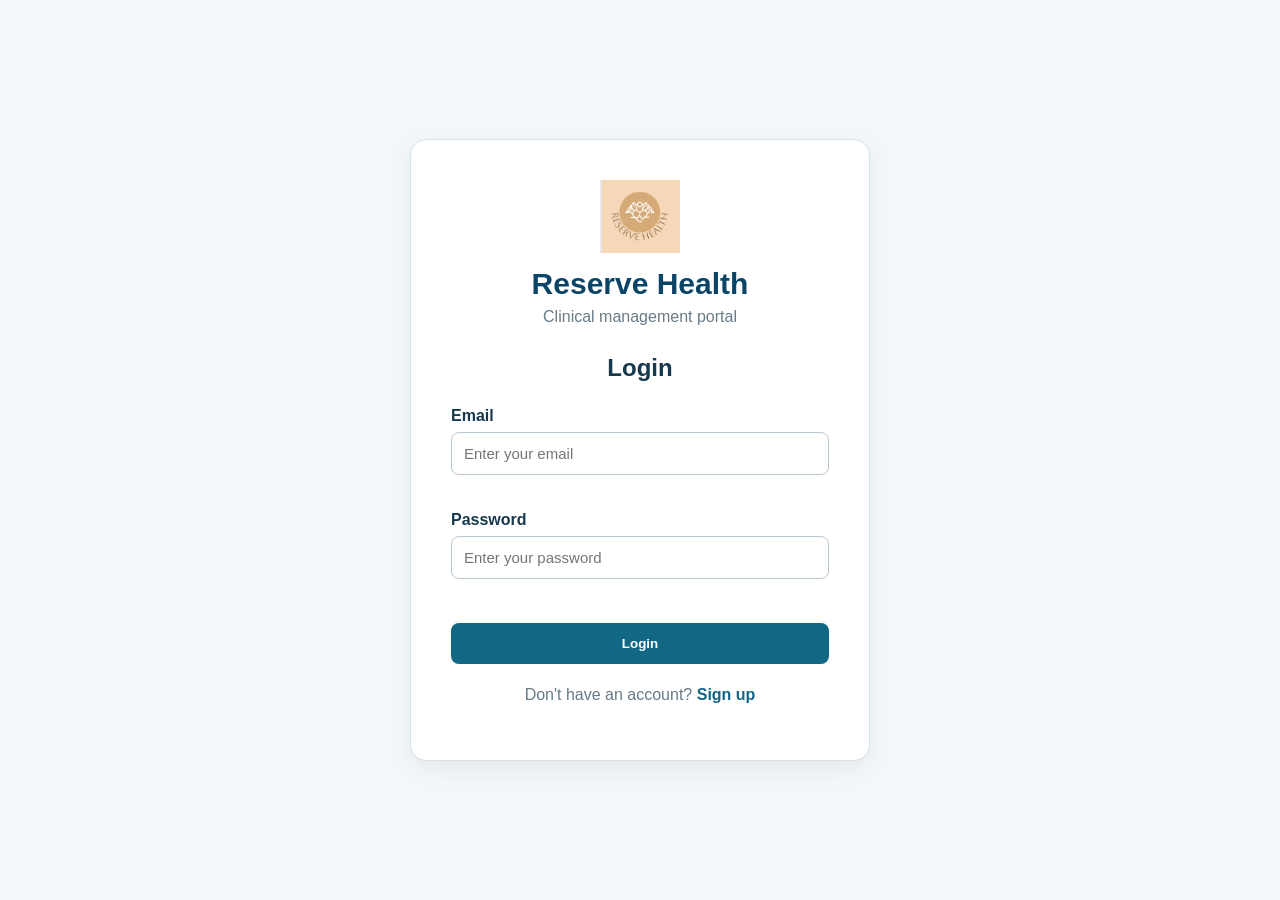
<file: CODE/Frontend/index.html>
<!-- main dashboard for the reserve health system -->
<!-- dashboard content is shown according to the logged-in staff role -->

<!DOCTYPE html>
<html lang="en">

<head>
    <meta charset="UTF-8">

    <meta
        name="viewport"
        content="width=device-width, initial-scale=1.0">

    <title>
        Reserve Health - Dashboard
    </title>

    <link
        rel="stylesheet"
        href="css/shared.css">

    <link
        rel="stylesheet"
        href="css/dashboard.css">
</head>

<body>

<header class="topbar">

    <div class="topbar-left">

        <div class="logo-box">
            RH
        </div>

        <div class="brand-details">

            <h1>
                Reserve Health
            </h1>

            <p>
                Clinical Coordination System
            </p>

        </div>

    </div>

    <div class="topbar-right">

        <div class="staff-details">

            <span
                class="staff-name"
                id="staff-name">
            </span>

            <span
                class="role"
                id="staff-role">
            </span>

        </div>

        <button
            class="logout-button"
            onclick="logout()">

            Logout

        </button>

    </div>

</header>


<nav
    class="main-nav"
    id="main-navigation">

    <a
        href="index.html"
        class="active">

        Dashboard

    </a>

</nav>


<main class="dashboard-page">

    <section class="dashboard-heading">

        <p class="small-label">
            Clinical Overview
        </p>

        <h2>
            Dashboard
        </h2>

        <p id="dashboard-description">
        </p>

    </section>


    <section
        class="dashboard-cards"
        id="dashboard-cards">
    </section>

</main>


<script>

const storedUser =
    sessionStorage.getItem(
        "reserveHealthUser"
    );

if (!storedUser) {

    window.location.href =
        "login.html";

    throw new Error(
        "Authentication required."
    );
}

const currentUser =
    JSON.parse(storedUser);

if (!currentUser.token) {

    sessionStorage.removeItem(
        "reserveHealthUser"
    );

    window.location.href =
        "login.html";

    throw new Error(
        "Authentication required."
    );
}


document
    .getElementById(
        "staff-name"
    )
    .textContent =
    currentUser.name;

document
    .getElementById(
        "staff-role"
    )
    .textContent =
    currentUser.role;


const navigation =
    document.getElementById(
        "main-navigation"
    );

const dashboardCards =
    document.getElementById(
        "dashboard-cards"
    );

const dashboardDescription =
    document.getElementById(
        "dashboard-description"
    );


if (
    currentUser.role ===
    "Doctor"
) {

    navigation.innerHTML += `
        <a href="patient.html">
            Patients
        </a>

        <a href="referrals.html">
            Referrals
        </a>

        <a href="audit.html">
            Audit Trail
        </a>
    `;

    dashboardDescription.textContent =
        "View patient, referral and system activity from one place.";

    dashboardCards.innerHTML = `
        <a
            href="patient.html"
            class="dashboard-card">

            <span class="dashboard-card-label">
                Patient Management
            </span>

            <h3>
                Patients
            </h3>

            <p>
                View, add and manage patient records.
            </p>

        </a>


        <a
            href="referrals.html"
            class="dashboard-card">

            <span class="dashboard-card-label">
                Referral Management
            </span>

            <h3>
                Referrals
            </h3>

            <p>
                Create and manage clinical referrals.
            </p>

        </a>


        <a
            href="audit.html"
            class="dashboard-card">

            <span class="dashboard-card-label">
                System History
            </span>

            <h3>
                Audit Trail
            </h3>

            <p>
                Review recorded system actions and changes.
            </p>

        </a>
    `;
}

else if (
    currentUser.role ===
    "Lab Technician"
) {

    navigation.innerHTML += `
        <a href="test-requests.html">
            Test Requests
        </a>
    `;

    dashboardDescription.textContent =
        "View and manage laboratory test requests.";

    dashboardCards.innerHTML = `
        <a
            href="test-requests.html"
            class="dashboard-card">

            <span class="dashboard-card-label">
                Laboratory
            </span>

            <h3>
                Test Requests
            </h3>

            <p>
                View outstanding requests and enter laboratory results.
            </p>

        </a>
    `;
}

else {

    sessionStorage.removeItem(
        "reserveHealthUser"
    );

    window.location.href =
        "login.html";
}


function logout() {

    sessionStorage.removeItem(
        "reserveHealthUser"
    );

    window.location.href =
        "login.html";
}

</script>

</body>

</html>
</file>
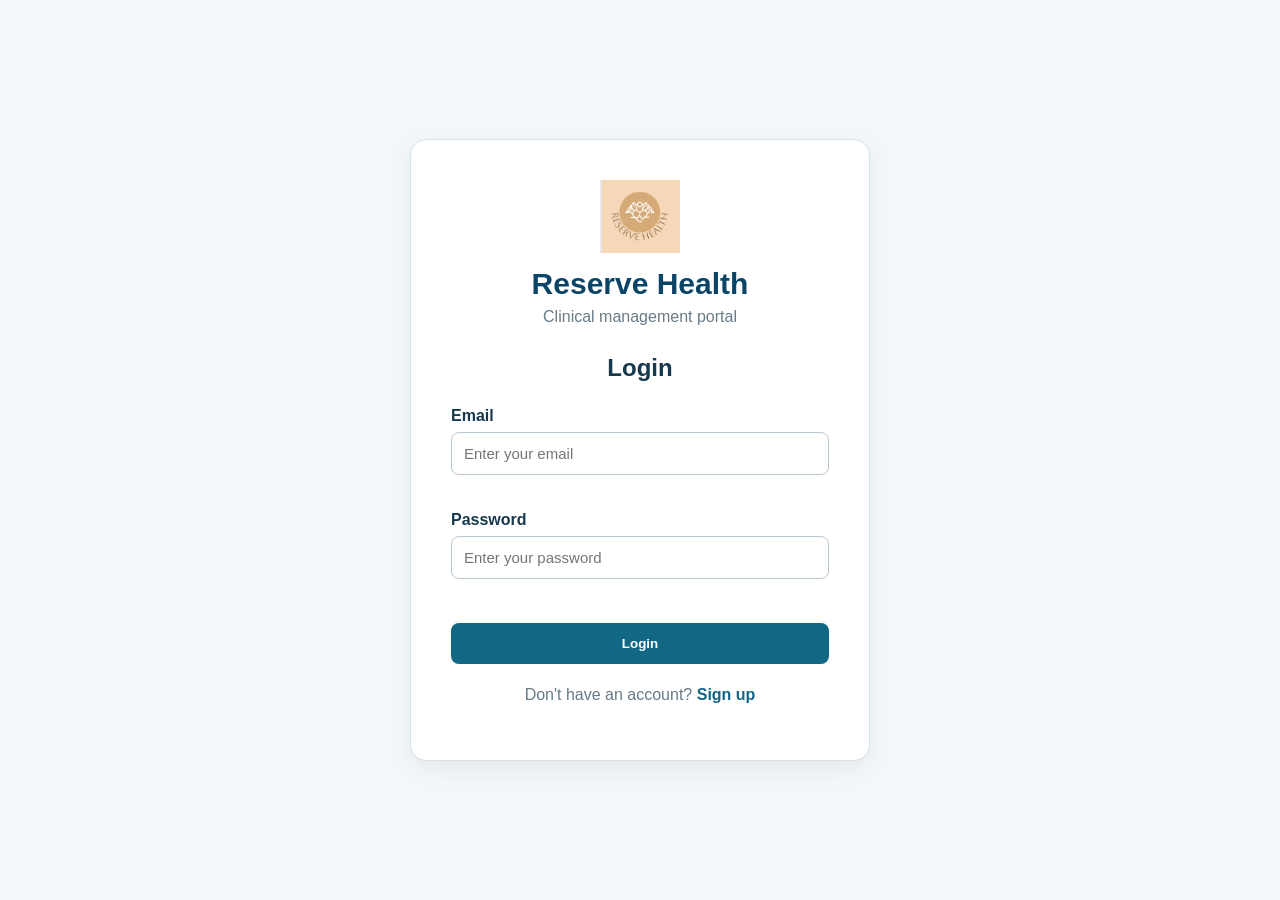
<file: CODE/Frontend/audit.html>
<!DOCTYPE html>
<html lang="en">

<head>
    <meta charset="UTF-8">

    <meta
        name="viewport"
        content="width=device-width, initial-scale=1.0">

    <title>Audit Trail</title>

    <style>
        body {
            font-family: Arial, sans-serif;
            background: #f5f7f6;
            margin: 0;
            padding: 40px;
            color: #26332e;
        }

        .audit-container {
            max-width: 1400px;
            margin: 0 auto;
            background: white;
            padding: 32px;
            border-radius: 18px;
        }

        h1 {
            margin-top: 0;
        }

        .audit-description {
            color: #66726d;
            margin-bottom: 30px;
        }

        table {
            width: 100%;
            border-collapse: collapse;
        }

        th {
            text-align: left;
            padding: 14px;
            background: #f2f5f3;
            font-size: 14px;
        }

        td {
            padding: 14px;
            border-bottom: 1px solid #e5e8e6;
            vertical-align: top;
        }

        .action-label {
            font-weight: 600;
        }

        .back-button {
            display: inline-block;
            margin-bottom: 25px;
            padding: 10px 16px;
            border: 1px solid #5f7f70;
            border-radius: 8px;
            color: #365848;
            text-decoration: none;
        }

        .message {
            margin-top: 20px;
            color: #9c3e34;
        }
    </style>
</head>

<body>

    <div class="audit-container">

        <a
            href="index.html"
            class="back-button">
            Back
        </a>

        <h1>Audit Trail</h1>

        <p class="audit-description">
            Read-only history of important system actions.
        </p>

        <table>
            <thead>
                <tr>
                    <th>ID</th>
                    <th>User</th>
                    <th>Action</th>
                    <th>Record Type</th>
                    <th>Record ID</th>
                    <th>Old Value</th>
                    <th>New Value</th>
                    <th>Timestamp</th>
                </tr>
            </thead>

            <tbody id="auditList">
            </tbody>
        </table>

        <p
            id="auditMessage"
            class="message">
        </p>

    </div>

    <script src="audit.js"></script>

</body>
</html>
</file>
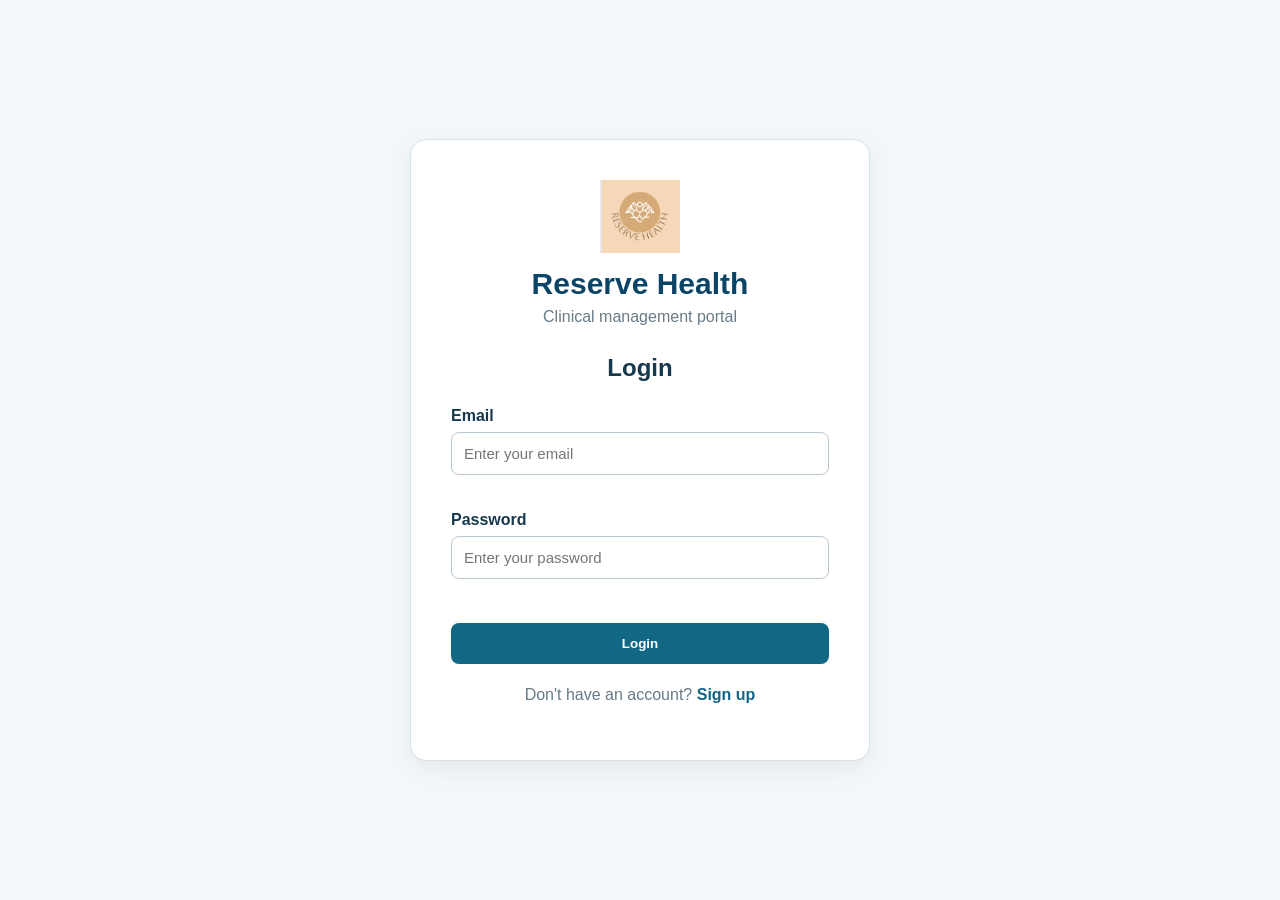
<file: CODE/Frontend/login.html>
<!DOCTYPE html>
<html lang="en">

<head>
    <meta charset="UTF-8">
    <meta name="viewport" content="width=device-width, initial-scale=1.0">

    <title>Reserve Health - Login</title>

    <!-- Links the login page styling -->
    <link rel="stylesheet" href="css/privacy.css">
</head>

<body>

    <!-- Main login page -->
    <div class="page">

        <div class="card">

            <!-- Reserve Health logo and heading -->
            <div class="brand">
                <img src="Images/logo.png" alt="Reserve Health logo">

                <h1>Reserve Health</h1>

                <p>Clinical management portal</p>
            </div>

            <h2>Login</h2>

            <!-- Login form for the user -->
            <form id="login-form">

                <label for="email">
                    Email
                </label>

                <input
                    type="email"
                    id="email"
                    name="email"
                    placeholder="Enter your email"
                    required
                >

                <!-- Shows the email error message -->
                <span
                    id="login-email-error"
                    class="text-danger">
                </span>

                <label for="password">
                    Password
                </label>

                <input
                    type="password"
                    id="password"
                    name="password"
                    placeholder="Enter your password"
                    required
                >

                <!-- Shows the password error message -->
                <span
                    id="login-password-error"
                    class="text-danger">
                </span>

                <button type="submit">
                    Login
                </button>

            </form>

            <!-- Takes new users to the sign up page -->
            <p class="account-link">

                Don't have an account?

                <a href="signup.html">
                    Sign up
                </a>

            </p>

        </div>

    </div>

    <!-- Connects the JavaScript file -->
    <script src="privacy.js"></script>

</body>

</html>
</file>
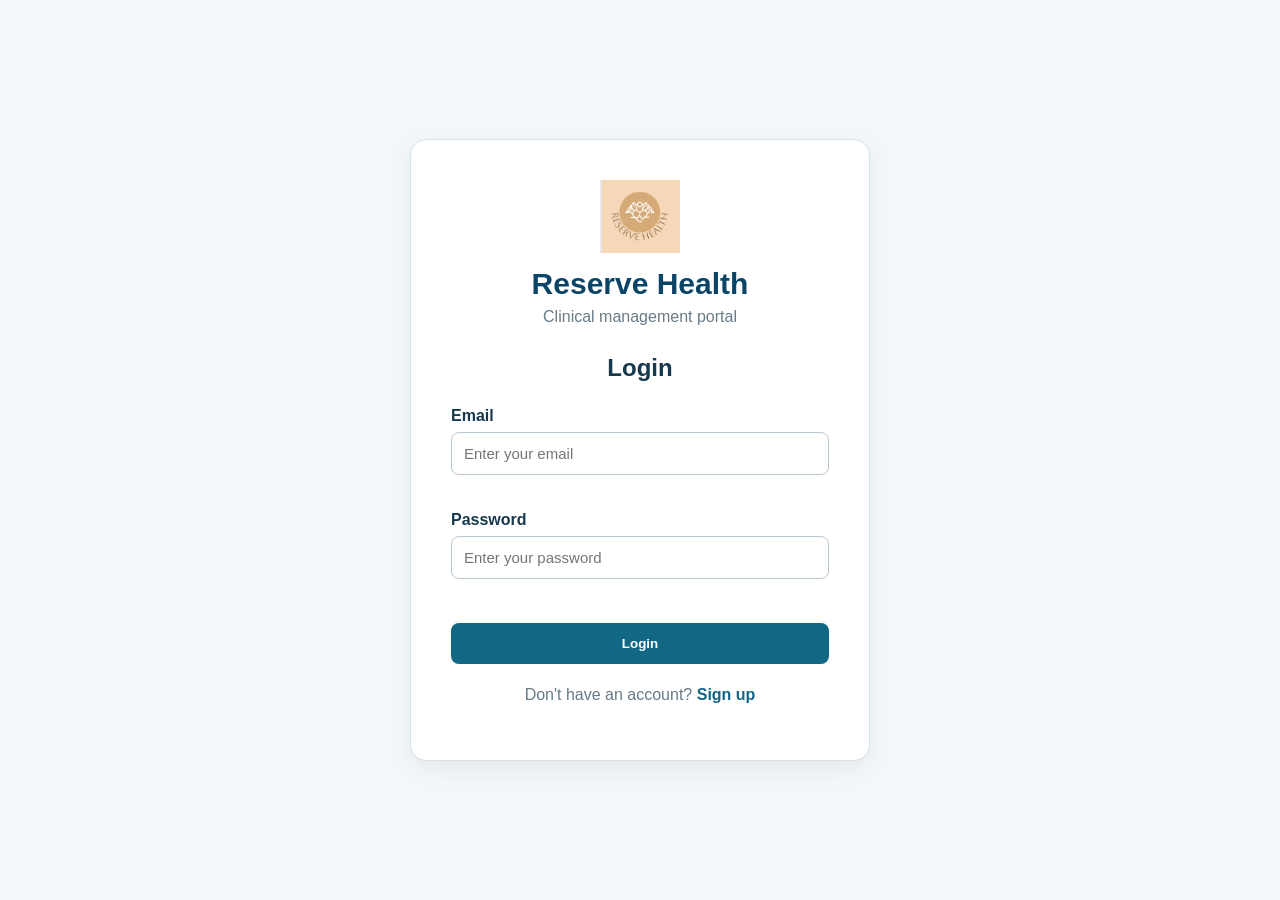
<file: CODE/Frontend/patient.html>
<!-- this page shows the patient management interface -->
<!-- doctors can view patient records, edit patient information,
     and archive or restore patient records -->
<!DOCTYPE html>
<html lang="en">
<head>
    <meta charset="UTF-8">
    <meta name="viewport" content="width=device-width, initial-scale=1.0">

    <title>Reserve Health - Patients</title>

    <link rel="stylesheet" href="css/shared.css">
    <link rel="stylesheet" href="css/patient.css">
</head>

<body>
<header class="topbar">
    <div class="topbar-left">
        <div class="logo-box">RH</div>

        <div class="brand-details">
            <h1>Reserve Health</h1>
            <p>Clinical Coordination System</p>
        </div>
    </div>

    <div class="topbar-right">
        <div class="staff-details">
            <span class="staff-name" id="staff-name"></span>
            <span class="role" id="staff-role"></span>
        </div>

        <button class="logout-button" onclick="logout()">
            Logout
        </button>
    </div>
</header>

<nav class="main-nav">
    <a href="index.html">Dashboard</a>
    <a href="patient.html" class="active">Patients</a>
    <a href="referrals.html">Referrals</a>
</nav>

<main class="app-layout">
    <section class="patient-panel">
        <div class="section-header">
            <div class="patient-header-top">
                <div class="patient-heading">
                    <h2>Patients</h2>
                    <p id="patient-list-description">Current patient records</p>
                </div>

                <div class="patient-tools">
                    <button
                        id="add-patient-button"
                        class="add-patient-button"
                        type="button">
                        + Add Patient
                    </button>

                    <label for="patient-search" class="visually-hidden">
                        Search patients
                    </label>

                    <input
                        type="search"
                        id="patient-search"
                        placeholder="Search patients..."
                        aria-label="Search patients">
                </div>
            </div>

            <div class="patient-list-tabs">
                <button
                    id="active-patients-button"
                    class="patient-list-tab active"
                    type="button">
                    Active Patients
                </button>

                <button
                    id="archived-patients-button"
                    class="patient-list-tab"
                    type="button">
                    Archived Patients
                </button>
            </div>
        </div>

        <div class="table-container">
            <table class="patient-table">
                <thead>
                    <tr>
                        <th>ID</th>
                        <th>Patient</th>
                        <th>Date of Birth</th>
                        <th>Status</th>
                        <th></th>
                    </tr>
                </thead>

                <tbody id="patient-table-body">
                    <tr>
                        <td colspan="5" class="loading-row">
                            Loading patient records...
                        </td>
                    </tr>
                </tbody>
            </table>
        </div>
    </section>

    <section class="patient-record">
        <div id="patient-empty" class="empty-record">
            <div class="empty-record-icon">RH</div>
            <h3>No patient selected</h3>
            <p>Select a patient from the table to view their clinical record.</p>
        </div>

        <div id="patient-details" class="hidden">
            <div class="patient-record-header">
                <div>
                    <p class="small-label">Patient Record</p>

                    <h2 id="detail-patient-name">Patient Name</h2>

                    <div class="patient-meta">
                        <span id="detail-patient-id">Patient ID</span>
                        <span id="detail-patient-dob">Date of Birth</span>
                        <span id="detail-patient-location">Location</span>
                    </div>
                </div>

                <div class="patient-header-actions">
                    <span id="detail-patient-status" class="status-badge">
                        Status
                    </span>

                    <div class="edit-menu">
                        <button
                            id="edit-patient-button"
                            class="edit-patient-button"
                            type="button">
                            Edit Patient
                        </button>

                        <div id="edit-options" class="edit-options hidden">
                            <button
                                type="button"
                                onclick="showEditSection('status')">
                                Status
                            </button>

                            <button
                                type="button"
                                onclick="showEditSection('location')">
                                Location
                            </button>

                            <button
                                type="button"
                                onclick="showEditSection('history')">
                                Medical History
                            </button>

                            <button
                                type="button"
                                onclick="showEditSection('allergies')">
                                Allergies
                            </button>

                            <button
                                type="button"
                                onclick="closeEditOptions()">
                                Cancel
                            </button>
                        </div>
                    </div>

                    <button
                        id="archive-patient-button"
                        class="archive-patient-button"
                        type="button">
                        Archive Patient
                    </button>
                </div>
            </div>

            <div class="record-tabs">
                <button
                    class="tab-button active"
                    data-tab="summary"
                    type="button">
                    Summary
                </button>

                <button
                    class="tab-button"
                    data-tab="referrals"
                    type="button">
                    Referrals
                </button>
            </div>

            <div class="tab-content active-tab" id="summary">
                <div class="record-grid">
                    <section class="record-section">
                        <h3>Medical History</h3>

                        <p id="detail-medical-history">
                            No medical history available.
                        </p>
                    </section>

                    <section class="record-section allergy-section">
                        <h3>Allergies</h3>

                        <p id="detail-allergies">
                            No allergy information available.
                        </p>
                    </section>
                </div>

                <section class="record-section">
                    <h3>Completed Lab Results</h3>

                    <div id="patient-test-results">
                        Select a patient to view their lab results.
                    </div>
                </section>
            </div>

            <div class="tab-content" id="referrals">
                <section class="referral-summary">
                    <h3>Referral Information</h3>

                    <p>View and manage referrals for this patient.</p>

                    <div id="patient-referrals" aria-live="polite">
                        Select a patient to view referrals.
                    </div>

                    <button
                        type="button"
                        class="view-button"
                        onclick="openReferralPage()">
                        Open Referrals
                    </button>
                </section>
            </div>

            <div id="edit-status-section" class="edit-section hidden">
                <h3>Edit Status</h3>

                <label for="edit-status">Patient status</label>

                <select id="edit-status" required>
                    <option value="Admitted">Admitted</option>
                    <option value="Active">Active</option>
                    <option value="Follow-up">Follow-up</option>
                </select>

                <div class="edit-actions">
                    <button
                        type="button"
                        onclick="savePatientField('status')">
                        Save
                    </button>

                    <button
                        type="button"
                        onclick="closeEditSection('status')">
                        Cancel
                    </button>
                </div>
            </div>

            <div id="edit-location-section" class="edit-section hidden">
                <h3>Edit Location</h3>

                <label for="edit-location">Patient location</label>

                <input
                    id="edit-location"
                    type="text"
                    maxlength="100"
                    placeholder="e.g. Ward 3B">

                <div class="edit-actions">
                    <button
                        type="button"
                        onclick="savePatientField('location')">
                        Save
                    </button>

                    <button
                        type="button"
                        onclick="closeEditSection('location')">
                        Cancel
                    </button>
                </div>
            </div>

            <div id="edit-history-section" class="edit-section hidden">
                <h3>Edit Medical History</h3>

                <textarea
                    id="edit-medical-history"
                    maxlength="1000"
                    aria-label="Medical history">
                </textarea>

                <div class="edit-actions">
                    <button
                        type="button"
                        onclick="savePatientField('history')">
                        Save
                    </button>

                    <button
                        type="button"
                        onclick="closeEditSection('history')">
                        Cancel
                    </button>
                </div>
            </div>

            <div id="edit-allergies-section" class="edit-section hidden">
                <h3>Edit Allergies</h3>

                <textarea
                    id="edit-allergies"
                    maxlength="500"
                    aria-label="Allergies">
                </textarea>

                <div class="edit-actions">
                    <button
                        type="button"
                        onclick="savePatientField('allergies')">
                        Save
                    </button>

                    <button
                        type="button"
                        onclick="closeEditSection('allergies')">
                        Cancel
                    </button>
                </div>
            </div>
        </div>
    </section>
</main>

<div
    id="add-patient-modal"
    class="patient-modal hidden"
    role="dialog"
    aria-modal="true"
    aria-labelledby="add-patient-title">

    <div class="patient-modal-card">
        <div class="patient-modal-header">
            <div>
                <p class="small-label">Patient Management</p>
                <h2 id="add-patient-title">Add Patient</h2>
            </div>

            <button
                id="close-add-patient-button"
                class="modal-close-button"
                type="button"
                aria-label="Close add patient form">
                ×
            </button>
        </div>

        <div id="add-patient-message" class="form-message hidden"></div>

        <form id="add-patient-form" novalidate>
            <div class="patient-form-grid">
                <div class="form-field">
                    <label for="add-first-name">
                        First name
                        <span class="required-mark">*</span>
                    </label>

                    <input
                        id="add-first-name"
                        type="text"
                        maxlength="50"
                        autocomplete="off">
                </div>

                <div class="form-field">
                    <label for="add-last-name">
                        Last name
                        <span class="required-mark">*</span>
                    </label>

                    <input
                        id="add-last-name"
                        type="text"
                        maxlength="50"
                        autocomplete="off">
                </div>

                <div class="form-field">
                    <label for="add-date-of-birth">
                        Date of birth
                        <span class="required-mark">*</span>
                    </label>

                    <input id="add-date-of-birth" type="date">
                </div>

                <div class="form-field">
                    <label for="add-status">Status</label>

                    <select id="add-status">
                        <option value="Admitted">Admitted</option>
                        <option value="Active">Active</option>
                        <option value="Follow-up">Follow-up</option>
                    </select>
                </div>

                <div class="form-field full-form-field">
                    <label for="add-location">Location</label>

                    <input
                        id="add-location"
                        type="text"
                        maxlength="100"
                        placeholder="e.g. Ward 3B">
                </div>

                <div class="form-field full-form-field">
                    <label for="add-medical-history">Medical history</label>

                    <textarea
                        id="add-medical-history"
                        maxlength="1000"
                        placeholder="Enter relevant medical history">
                    </textarea>

                    <div class="field-help">Maximum 1000 characters</div>
                </div>

                <div class="form-field full-form-field">
                    <label for="add-allergies">Allergies</label>

                    <textarea
                        id="add-allergies"
                        maxlength="500"
                        placeholder="Enter known allergies or leave blank">
                    </textarea>

                    <div class="field-help">Maximum 500 characters</div>
                </div>
            </div>

            <div class="patient-modal-actions">
                <button
                    id="cancel-add-patient-button"
                    class="secondary-button"
                    type="button">
                    Cancel
                </button>

                <button
                    id="save-new-patient-button"
                    class="primary-button"
                    type="submit">
                    Save Patient
                </button>
            </div>
        </form>
    </div>
</div>

<script src="patient.js"></script>
</body>
</html>
</file>
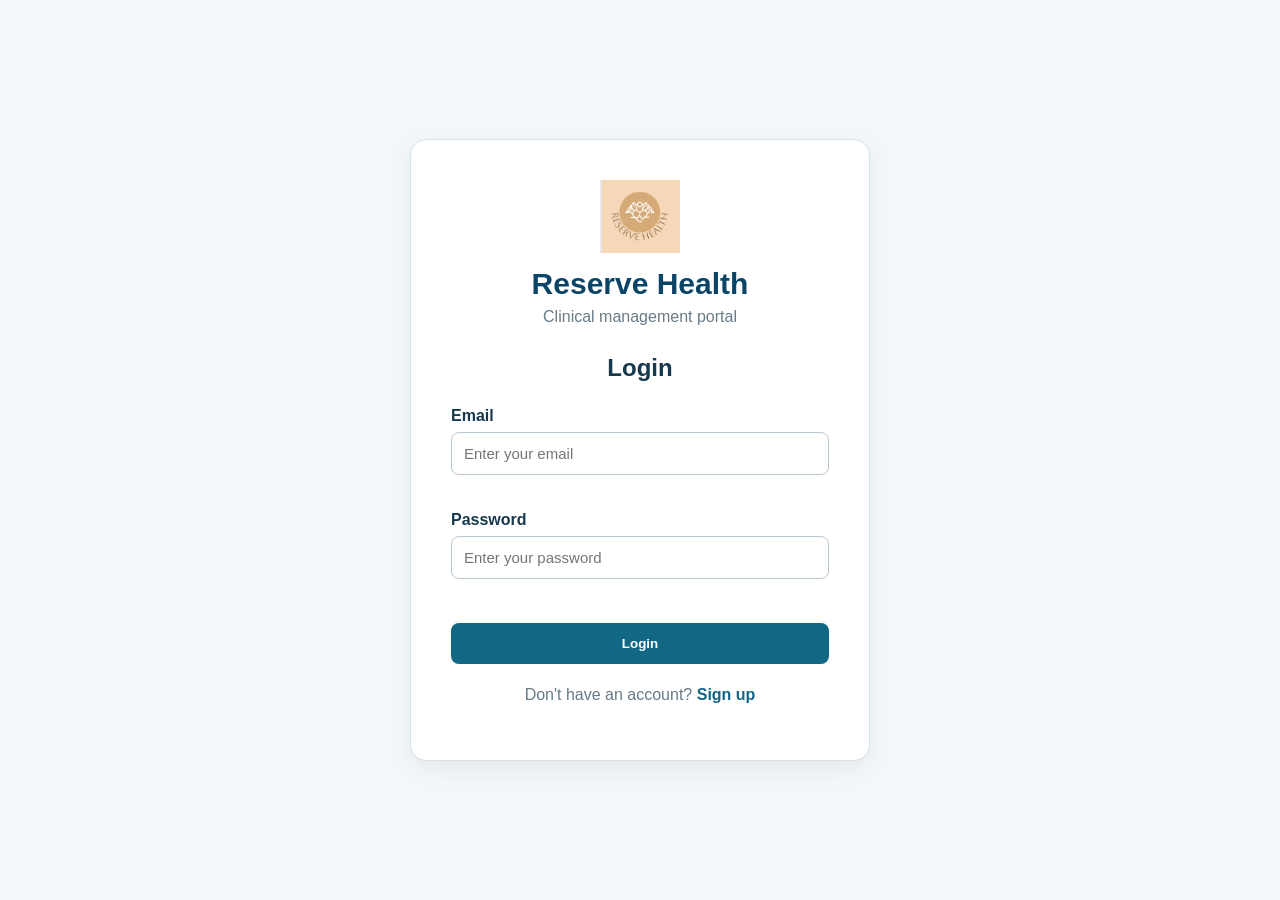
<file: CODE/Frontend/referrals.html>
<!DOCTYPE html>
<html lang="en">

<head>
    <meta charset="UTF-8">

    <meta
        name="viewport"
        content="width=device-width, initial-scale=1.0">

    <title>
        Reserve Health - Referrals
    </title>

    <link
        rel="stylesheet"
        href="./css/shared.css">

    <link
        rel="stylesheet"
        href="./css/referral.css">
</head>

<body>


<header class="topbar">

    <div class="topbar-left">

        <div class="logo-box">
            RH
        </div>

        <div class="brand-details">

            <h1>
                Reserve Health
            </h1>

            <p>
                Clinical Coordination System
            </p>

        </div>

    </div>


    <div class="topbar-right">

        <div class="staff-details">

            <span
                class="staff-name"
                id="staff-name">
            </span>

            <span
                class="role"
                id="staff-role">
            </span>

        </div>


        <button
            type="button"
            class="logout-button"
            onclick="logout()">

            Logout

        </button>

    </div>

</header>


<nav class="main-nav">

    <a href="index.html">
        Dashboard
    </a>

    <a href="patient.html">
        Patients
    </a>

    <a
        href="referrals.html"
        class="active">

        Referrals

    </a>

</nav>


<main class="referral-layout">


    <!-- Create referral section -->

    <section class="referral-create-panel">


        <div class="referral-section-header">

            <p class="small-label">
                Referral Management
            </p>

            <h2>
                Create Referral
            </h2>

            <p>
                Create a referral for an existing patient.
            </p>

        </div>


        <form
            id="referralForm"
            class="referral-form">


            <div class="referral-form-field">

                <label for="patientId">
                    Patient
                </label>

                <select
                    id="patientId"
                    name="patientId"
                    required>

                    <option value="">
                        Select Patient
                    </option>

                </select>

            </div>


            <div class="referral-form-field">

                <label for="service">
                    Service
                </label>

                <select
                    id="service"
                    name="service"
                    required>

                    <option value="">
                        Select Service
                    </option>

                    <option value="Cardiology">
                        Cardiology
                    </option>

                    <option value="Dermatology">
                        Dermatology
                    </option>

                    <option value="Neurology">
                        Neurology
                    </option>

                    <option value="Orthopaedics">
                        Orthopaedics
                    </option>

                    <option value="General Medicine">
                        General Medicine
                    </option>

                </select>

            </div>


            <div class="referral-form-field">

                <label for="priority">
                    Priority
                </label>

                <select
                    id="priority"
                    name="priority"
                    required>

                    <option value="">
                        Select Priority
                    </option>

                    <option value="P1">
                        P1
                    </option>

                    <option value="P2">
                        P2
                    </option>

                    <option value="P3">
                        P3
                    </option>

                </select>

            </div>


            <div class="referral-form-field">

                <label for="reason">
                    Referral reason
                </label>

                <textarea
                    id="reason"
                    name="reason"
                    placeholder="Enter referral reason"
                    required>
                </textarea>

            </div>


            <button
                type="submit"
                class="create-referral-button">

                Create Referral

            </button>


            <p
                id="referralMessage"
                class="form-message">
            </p>

        </form>

    </section>


    <!-- Referral list section -->

    <section class="referral-list-panel">


        <div class="referral-section-header">

            <p class="small-label">
                Referral Records
            </p>

            <h2>
                Referrals
            </h2>

            <p>
                View, filter and update current referral records.
            </p>

        </div>


        <div class="referral-filters">


            <div class="referral-filter">

                <label for="statusFilter">
                    Status
                </label>

                <select id="statusFilter">

                    <option value="All">
                        All
                    </option>

                    <option value="Pending">
                        Pending
                    </option>

                    <option value="Accepted">
                        Accepted
                    </option>

                    <option value="Returned for more information">
                        Returned for more information
                    </option>

                    <option value="Rejected">
                        Rejected
                    </option>

                    <option value="Completed">
                        Completed
                    </option>

                </select>

            </div>


            <div class="referral-filter">

                <label for="priorityFilter">
                    Priority
                </label>

                <select id="priorityFilter">

                    <option value="All">
                        All
                    </option>

                    <option value="P1">
                        P1
                    </option>

                    <option value="P2">
                        P2
                    </option>

                    <option value="P3">
                        P3
                    </option>

                </select>

            </div>

        </div>


        <div class="table-container">

            <table class="referral-table">

                <thead>

                    <tr>

                        <th>
                            ID
                        </th>

                        <th>
                            Patient
                        </th>

                        <th>
                            Service
                        </th>

                        <th>
                            Priority
                        </th>

                        <th>
                            Status
                        </th>

                        <th>
                            Waiting Days
                        </th>

                        <th>
                            Actions
                        </th>

                    </tr>

                </thead>


                <tbody id="referralList">

                    <tr>

                        <td
                            colspan="7"
                            class="loading-row">

                            Loading referrals...

                        </td>

                    </tr>

                </tbody>

            </table>

        </div>

    </section>


    <!-- Edit referral section -->

    <section
        id="referralDetails"
        class="referral-details-panel hidden">


        <div class="referral-section-header">

            <p class="small-label">
                Referral Record
            </p>

            <h2>
                Edit Referral
            </h2>

            <p>
                Update the priority and current referral status.
            </p>

        </div>


        <div id="referralDetailsContent">
        </div>


        <form
            id="editReferralForm"
            class="referral-form">


            <input
                type="hidden"
                id="editReferralId">


            <div class="referral-form-field">

                <label for="editPriority">
                    Priority
                </label>

                <select
                    id="editPriority"
                    required>

                    <option value="P1">
                        P1
                    </option>

                    <option value="P2">
                        P2
                    </option>

                    <option value="P3">
                        P3
                    </option>

                </select>

            </div>


            <div class="referral-form-field">

                <label for="editStatus">
                    Status
                </label>

                <select
                    id="editStatus"
                    required>

                    <option value="Pending">
                        Pending
                    </option>

                    <option value="Accepted">
                        Accepted
                    </option>

                    <option value="Returned for more information">
                        Returned for more information
                    </option>

                    <option value="Rejected">
                        Rejected
                    </option>

                    <option value="Completed">
                        Completed
                    </option>

                </select>

            </div>


            <div
                id="statusReasonField"
                class="referral-form-field hidden">

                <label for="editStatusReason">
                    Status reason
                </label>

                <textarea
                    id="editStatusReason"
                    placeholder="Enter the reason for returning or rejecting this referral">
                </textarea>

            </div>


            <div class="edit-referral-actions">


                <button
                    type="submit"
                    class="create-referral-button">

                    Save Changes

                </button>


                <button
                    type="button"
                    id="cancelEditButton"
                    class="cancel-edit-button">

                    Cancel

                </button>

            </div>


            <p
                id="editReferralMessage"
                class="form-message">
            </p>

        </form>

    </section>

</main>


<script src="referrals.js">
</script>


</body>

</html>
</file>
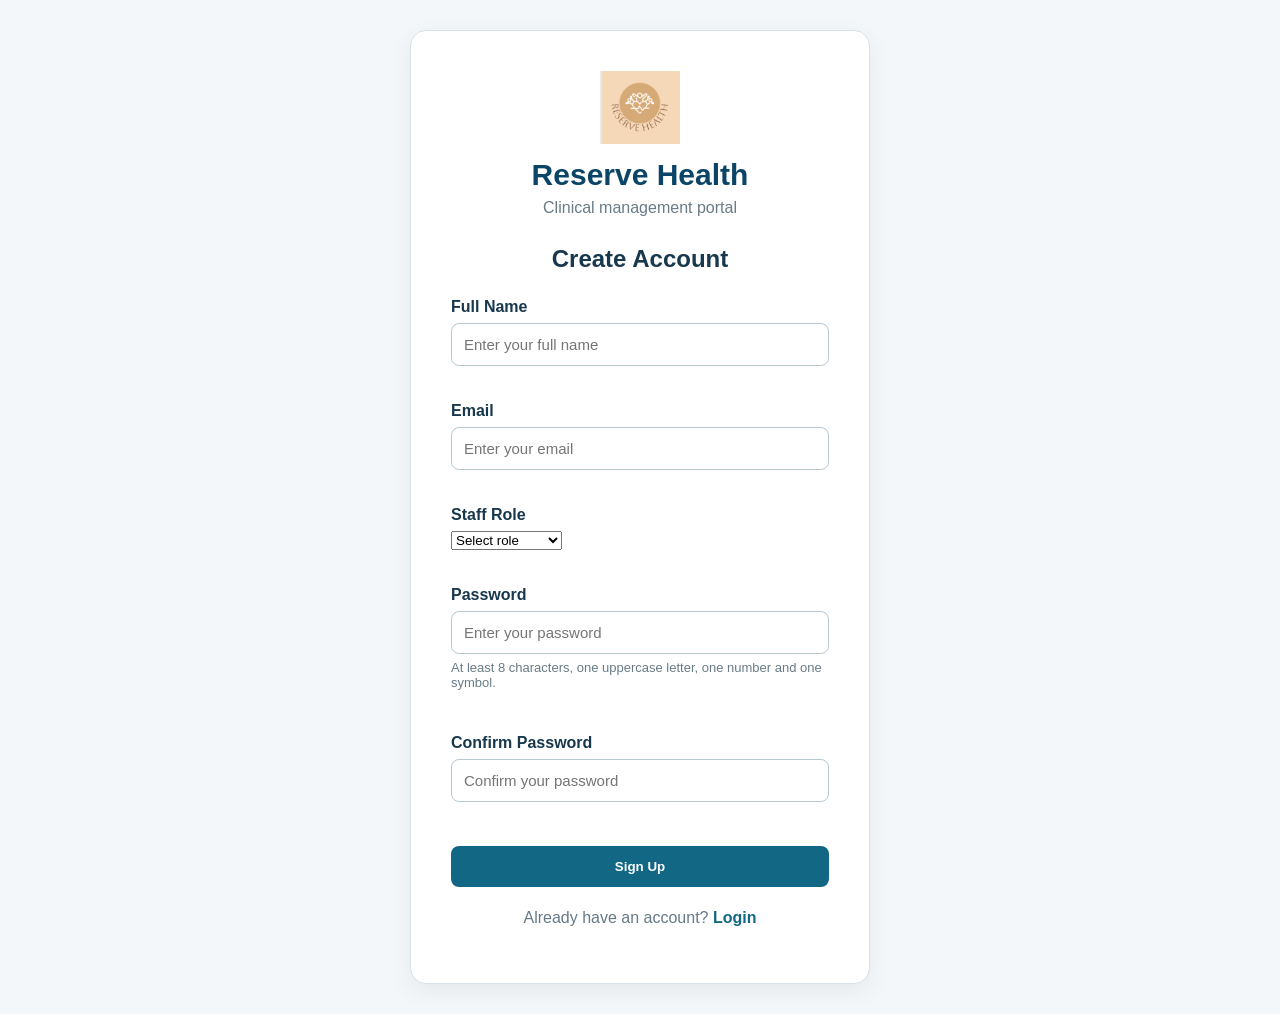
<file: CODE/Frontend/signup.html>
<!DOCTYPE html>
<html lang="en">

<head>
    <meta charset="UTF-8">
    <meta name="viewport" content="width=device-width, initial-scale=1.0">

    <title>Reserve Health - Sign Up</title>

    <!-- Links the sign up page styling -->
    <link rel="stylesheet" href="css/privacy.css">
</head>

<body>

    <!-- Main sign up page -->
    <div class="page">

        <div class="card">

            <!-- Reserve Health logo and heading -->
            <div class="brand">
                <img src="Images/logo.png" alt="Reserve Health logo">

                <h1>Reserve Health</h1>

                <p>Clinical management portal</p>
            </div>

            <h2>Create Account</h2>

            <!-- Sign up form for the user -->
            <form id="signup-form">

                <label for="full-name">
                    Full Name
                </label>

                <input
                    type="text"
                    id="full-name"
                    name="full-name"
                    placeholder="Enter your full name"
                >

                <!-- Shows the full name error message -->
                <span
                    id="full-name-error"
                    class="text-danger">
                </span>

                <label for="signup-email">
                    Email
                </label>

                <input
                    type="email"
                    id="signup-email"
                    name="signup-email"
                    placeholder="Enter your email"
                >

                <!-- Shows the email error message -->
                <span
                    id="signup-email-error"
                    class="text-danger">
                </span>

                <!-- Allows the staff member to select their system role -->
                <label for="signup-role">
                    Staff Role
                </label>

                <select
                    id="signup-role"
                    name="signup-role">

                    <option value="">
                        Select role
                    </option>

                    <option value="Doctor">
                        Doctor
                    </option>

                    <option value="Lab Technician">
                        Lab Technician
                    </option>

                </select>

                <!-- Shows the role error message -->
                <span
                    id="signup-role-error"
                    class="text-danger">
                </span>

                <label for="signup-password">
                    Password
                </label>

                <input
                    type="password"
                    id="signup-password"
                    name="signup-password"
                    placeholder="Enter your password"
                >

                <!-- Explains the required password format -->
                <p class="password-requirement">

                    At least 8 characters,
                    one uppercase letter,
                    one number and one symbol.

                </p>

                <!-- Shows the password error message -->
                <span
                    id="signup-password-error"
                    class="text-danger">
                </span>

                <label for="confirm-password">
                    Confirm Password
                </label>

                <input
                    type="password"
                    id="confirm-password"
                    name="confirm-password"
                    placeholder="Confirm your password"
                >

                <!-- Shows the confirm password error message -->
                <span
                    id="confirm-password-error"
                    class="text-danger">
                </span>

                <button type="submit">
                    Sign Up
                </button>

            </form>

            <!-- Takes existing users to the login page -->
            <p class="account-link">

                Already have an account?

                <a href="login.html">
                    Login
                </a>

            </p>

        </div>

    </div>

    <!-- Connects the JavaScript file -->
    <script src="privacy.js"></script>

</body>

</html>
</file>
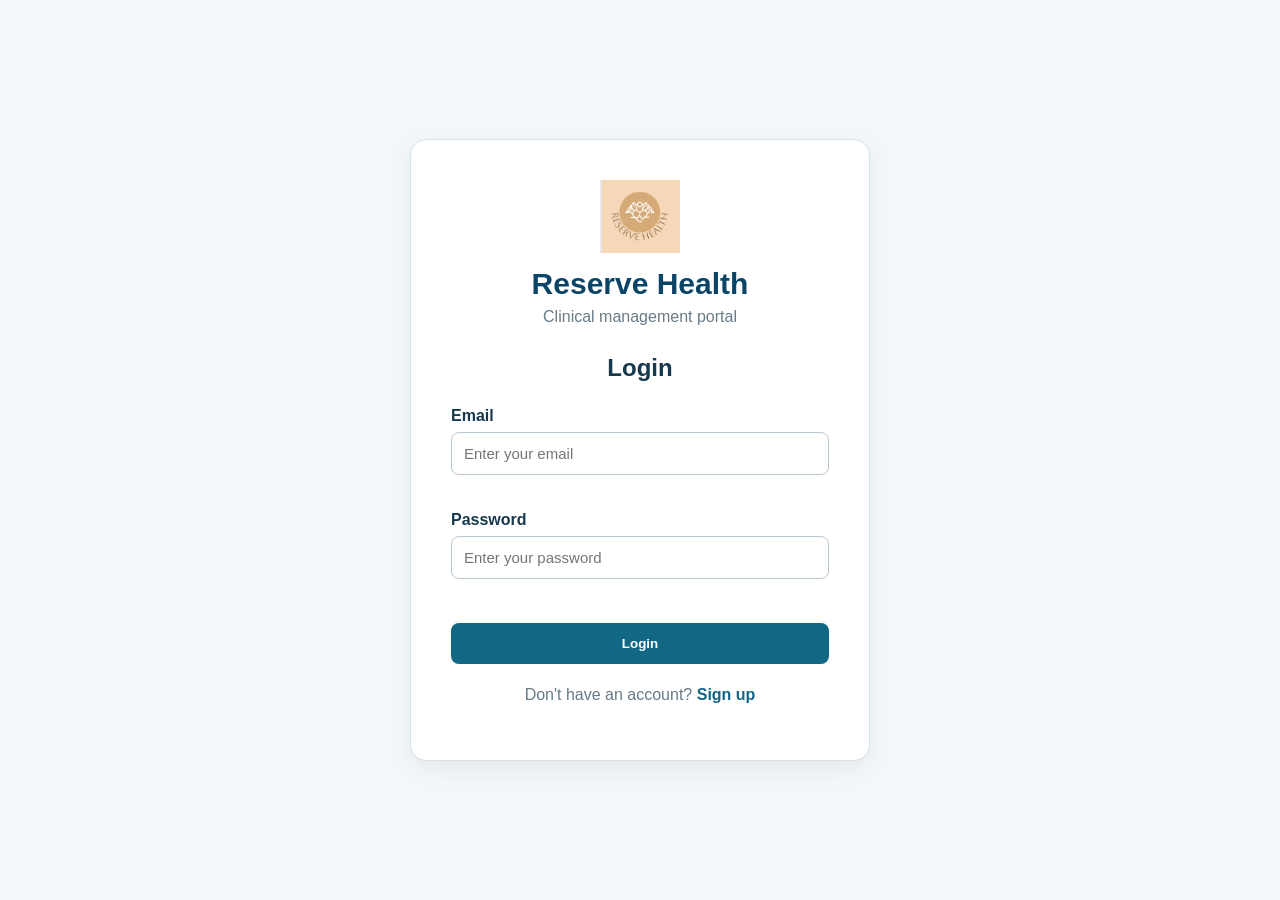
<file: CODE/Frontend/test-requests.html>
<!DOCTYPE html>
<html lang="en">

<head>
    <meta charset="UTF-8">

    <meta
        name="viewport"
        content="width=device-width, initial-scale=1">

    <title>
        Reserve Health - Test Requests
    </title>

    <link
        rel="stylesheet"
        href="css/shared.css">

    <link
        rel="stylesheet"
        href="css/test-requests.css">
</head>


<body>


<header class="topbar">

    <div class="topbar-left">

        <div class="logo-box">
            RH
        </div>

        <div class="brand-details">

            <h1>
                Reserve Health
            </h1>

            <p>
                Clinical Coordination System
            </p>

        </div>

    </div>


    <div class="topbar-right">

        <div class="staff-details">

            <span
                class="staff-name"
                id="staff-name">
            </span>

            <span
                class="role"
                id="staff-role">
            </span>

        </div>


        <button
            class="logout-button"
            id="logout-button"
            type="button">

            Logout

        </button>

    </div>

</header>


<nav class="main-nav">

    <a href="index.html">
        Dashboard
    </a>

    <a
        href="test-requests.html"
        class="active">

        Test Requests

    </a>

</nav>


<main class="requests-page">


    <p class="small-label">
        Laboratory
    </p>


    <h2>
        Patient test requests
    </h2>


    <p>
        Outstanding requests are shown first.
    </p>


    <p
        id="requests-message"
        role="status">

        Loading test requests...

    </p>


    <table
        id="requests-table"
        hidden>

        <thead>

            <tr>

                <th scope="col">
                    Patient
                </th>

                <th scope="col">
                    Test type
                </th>

                <th scope="col">
                    Status
                </th>

                <th scope="col">
                    Requested
                </th>

                <th scope="col">
                    Action
                </th>

            </tr>

        </thead>


        <tbody id="requests-body">
        </tbody>

    </table>


    <section
        id="result-section"
        hidden>


        <h3 id="result-heading">
            Enter test result
        </h3>


        <p id="selected-request">
        </p>


        <form id="result-form">


            <label for="result-information">
                Result information
            </label>


            <textarea
                id="result-information"
                name="resultInformation"
                rows="5"
                required>
            </textarea>


            <div>

                <button
                    id="save-result-button"
                    type="submit">

                    Save result

                </button>


                <button
                    id="cancel-result-button"
                    type="button">

                    Cancel

                </button>

            </div>

        </form>


        <p
            id="result-message"
            role="status">
        </p>

    </section>

</main>


<script>

    const testRequestStoredUser =
        sessionStorage.getItem(
            "reserveHealthUser"
        );


    if (
        testRequestStoredUser
    ) {

        try {

            const testRequestCurrentUser =
                JSON.parse(
                    testRequestStoredUser
                );


            document
                .getElementById(
                    "staff-name"
                )
                .textContent =
                testRequestCurrentUser.name ||
                "Staff User";


            document
                .getElementById(
                    "staff-role"
                )
                .textContent =
                testRequestCurrentUser.role ||
                "";

        } catch (error) {

            console.error(
                "Could not display staff details:",
                error
            );
        }
    }

</script>


<script src="test-requests.js">
</script>


</body>

</html>
</file>
<file: CODE/Frontend/css/shared.css>
/*the shared styling that is used acorrs the reserve health frontend, it also keeps the mina colours , naviatgation buttons and general layout consistent between pages
*/

:root {
    --navy: #173b57;
    --navy-dark: #102f45;
    --blue: #236580;
    --teal: #9bd9de;
    --background: #f4f6f8;
    --white: #ffffff;
    --border: #d9e0e5;
    --text: #243746;
    --muted: #52616b;
    --light-blue: #edf5f7;
    --warning: #c58b27;
    --danger: #b54c4c;
}


* {
    margin: 0;
    padding: 0;
    box-sizing: border-box;
}


body {
    font-family: Arial, Helvetica, sans-serif;
    background: var(--background);
    color: var(--text);
}


button,
input,
select,
textarea {
    font-family: inherit;
}


.topbar {
    min-height: 78px;

    display: flex;
    align-items: center;
    justify-content: space-between;

    padding: 12px 40px;

    background: var(--white);

    border-top: 6px solid var(--teal);
    border-bottom: 1px solid var(--border);
}


.topbar-left {
    display: flex;
    align-items: center;

    gap: 14px;
}


.logo-box {
    width: 54px;
    height: 54px;

    display: flex;
    align-items: center;
    justify-content: center;

    background: var(--navy);
    color: var(--white);

    font-size: 17px;
    font-weight: 700;

    border-radius: 4px;
}


.brand-details h1 {
    color: var(--navy);

    font-size: 26px;
    font-weight: 700;
}


.brand-details p {
    margin-top: 3px;

    color: var(--muted);

    font-size: 13px;
}


.topbar-right {
    display: flex;
    align-items: center;

    gap: 18px;
}


.staff-details {
    display: flex;
    flex-direction: column;

    text-align: right;
}


.staff-name {
    color: var(--navy);

    font-size: 14px;
    font-weight: 600;
}


.role {
    margin-top: 3px;

    color: var(--muted);

    font-size: 12px;
}


.logout-button {
    min-width: 88px;

    padding: 9px 14px;

    border: 1px solid #b9c6cf;
    border-radius: 6px;

    background: var(--white);
    color: var(--navy);

    font-size: 12px;
    font-weight: 600;

    cursor: pointer;
}


.logout-button:hover {
    background: var(--light-blue);
    border-color: var(--blue);
}


.main-nav {
    height: 54px;

    display: flex;
    align-items: stretch;

    padding: 0 40px;

    background: var(--navy);
}


.main-nav a {
    display: flex;
    align-items: center;

    padding: 0 24px;

    color: #dce6eb;

    text-decoration: none;

    font-size: 14px;
}


.main-nav a:hover {
    background: rgba(255, 255, 255, 0.08);
    color: var(--white);
}


.main-nav a.active {
    background: rgba(255, 255, 255, 0.14);
    color: var(--white);
}


.app-layout {
    width: min(1500px, 96%);

    margin: 28px auto;

    display: grid;

    grid-template-columns:
        minmax(580px, 1.03fr)
        minmax(520px, 1fr);

    gap: 24px;
}


.patient-panel,
.patient-record {
    background: var(--white);

    border: 1px solid var(--border);
    border-radius: 8px;

    overflow: hidden;

    box-shadow:
        0 2px 8px
        rgba(23, 59, 87, 0.05);
}


.section-header {
    padding: 22px 26px 0;

    border-bottom: 1px solid var(--border);
}


.patient-header-top {
    display: flex;
    justify-content: space-between;
    align-items: center;

    gap: 24px;
}


.patient-heading {
    flex-shrink: 0;
}


.section-header h2 {
    color: var(--navy);

    font-size: 23px;
    font-weight: 700;
}


.section-header p {
    margin-top: 4px;

    color: var(--muted);

    font-size: 12px;
}


.patient-tools {
    display: flex;
    align-items: center;

    gap: 10px;
}


.add-patient-button {
    height: 42px;

    padding: 0 17px;

    border: 1px solid #0f5675;
    border-radius: 5px;

    background: #0f5675;
    color: var(--white);

    cursor: pointer;

    white-space: nowrap;

    font-size: 12px;
    font-weight: 700;
}


.add-patient-button:hover {
    background: #0b435c;
}


#patient-search {
    width: 270px;
    height: 42px;

    padding: 0 13px;

    border: 1px solid #cbd5dc;
    border-radius: 5px;

    background: var(--white);
    color: var(--text);

    font-size: 12px;

    outline: none;
}


#patient-search:focus {
    border-color: var(--blue);

    box-shadow:
        0 0 0 2px
        rgba(61, 142, 173, 0.12);
}


.patient-list-tabs {
    display: flex;

    gap: 4px;

    margin-top: 18px;
}


.patient-list-tab {
    padding: 10px 14px 9px;

    border: none;
    border-bottom: 3px solid transparent;

    background: transparent;
    color: var(--muted);

    cursor: pointer;

    font-size: 12px;
    font-weight: 600;
}


.patient-list-tab:hover {
    color: var(--navy);
}


.patient-list-tab.active {
    border-bottom-color: var(--blue);

    color: var(--navy);
}


.table-container {
    overflow-x: auto;
}


.patient-table {
    width: 100%;

    border-collapse: collapse;
}


.patient-table th {
    padding: 14px 17px;

    background: #eef2f4;

    border-bottom: 1px solid var(--border);

    color: #52616b;

    text-align: left;

    font-size: 10px;
    font-weight: 700;

    text-transform: uppercase;
    letter-spacing: 0.04em;
}


.patient-table td {
    padding: 16px 17px;

    border-bottom: 1px solid #e7ebee;

    font-size: 12px;

    vertical-align: middle;
}


.patient-table tbody tr:hover {
    background: #f8fafb;
}


.status-pill {
    display: inline-block;

    padding: 5px 8px;

    border: 1px solid #c9dce2;
    border-radius: 4px;

    background: var(--light-blue);
    color: var(--navy);

    font-size: 10px;
    font-weight: 700;
}


.view-button {
    display: inline-block;

    padding: 7px 12px;

    border: 1px solid var(--blue);
    border-radius: 5px;

    background: var(--white);
    color: var(--blue);

    cursor: pointer;

    text-decoration: none;

    font-size: 11px;
}


.view-button:hover {
    background: var(--blue);
    color: var(--white);
}


.loading-row {
    text-align: center;

    color: var(--muted);
}


.patient-record {
    min-height: 560px;
}


.empty-record {
    min-height: 560px;

    display: flex;
    flex-direction: column;
    justify-content: center;
    align-items: center;

    padding: 40px;

    text-align: center;

    color: var(--muted);
}


.empty-record-icon {
    width: 46px;
    height: 46px;

    display: flex;
    align-items: center;
    justify-content: center;

    margin-bottom: 16px;

    border-radius: 50%;

    background: var(--light-blue);
    color: var(--navy);

    font-size: 12px;
    font-weight: 700;
}


.empty-record h3 {
    margin-bottom: 7px;

    color: var(--navy);

    font-size: 20px;
}


.empty-record p {
    max-width: 330px;

    font-size: 13px;
    line-height: 1.5;
}


.patient-record-header {
    display: flex;
    justify-content: space-between;
    align-items: flex-start;

    gap: 18px;

    padding: 24px 26px;

    border-bottom: 1px solid var(--border);
}


.small-label {
    margin-bottom: 5px;

    color: var(--muted);

    font-size: 9px;
    font-weight: 700;

    text-transform: uppercase;
}


.patient-record-header h2 {
    color: var(--navy);

    font-size: 24px;
}


.patient-meta {
    display: flex;
    flex-wrap: wrap;

    gap: 6px 18px;

    margin-top: 9px;

    color: var(--muted);

    font-size: 11px;
}


.patient-meta span {
    white-space: nowrap;
}


.patient-header-actions {
    display: flex;
    align-items: center;
    flex-wrap: wrap;

    gap: 8px;
}


.status-badge {
    padding: 7px 10px;

    border: 1px solid #c9dce2;
    border-radius: 4px;

    background: var(--light-blue);
    color: var(--navy);

    font-size: 10px;
    font-weight: 700;
}


.edit-menu {
    position: relative;
}


.edit-patient-button,
.archive-patient-button {
    height: 36px;

    padding: 0 12px;

    border-radius: 5px;

    background: var(--white);

    cursor: pointer;

    font-size: 11px;
    font-weight: 600;
}


.edit-patient-button {
    border: 1px solid var(--blue);

    color: var(--navy);
}


.edit-patient-button:hover {
    background: var(--light-blue);
}


.archive-patient-button {
    border: 1px solid #c5ced5;

    color: #596871;
}


.archive-patient-button:hover {
    background: #f4f6f7;
}


.edit-options {
    position: absolute;

    top: 41px;
    right: 0;

    width: 175px;

    padding: 5px;

    border: 1px solid #cfd8df;
    border-radius: 5px;

    background: var(--white);

    z-index: 20;

    box-shadow:
        0 5px 12px
        rgba(0, 0, 0, 0.12);
}


.edit-options button {
    width: 100%;

    display: block;

    padding: 9px 10px;

    border: none;
    border-radius: 3px;

    background: var(--white);
    color: var(--navy);

    text-align: left;

    cursor: pointer;

    font-size: 11px;
}


.edit-options button:hover {
    background: var(--light-blue);
}


.record-tabs {
    display: flex;

    padding: 0 22px;

    border-bottom: 1px solid var(--border);

    background: #fafbfc;
}


.tab-button {
    padding: 13px 15px;

    border: none;
    border-bottom: 3px solid transparent;

    background: transparent;
    color: var(--muted);

    cursor: pointer;

    font-size: 11px;
}


.tab-button.active {
    border-bottom-color: var(--blue);

    color: var(--navy);

    font-weight: 700;
}


.tab-content {
    display: none;
}


.tab-content.active-tab {
    display: block;
}


.record-grid {
    display: grid;

    grid-template-columns: 1fr 1fr;

    gap: 14px;

    padding: 20px;
}


.record-section {
    min-height: 135px;

    padding: 17px;

    border: 1px solid var(--border);
    border-radius: 5px;

    background: var(--white);
}


.record-section h3,
.referral-summary h3 {
    margin-bottom: 9px;

    color: var(--navy);

    font-size: 12px;
}


.record-section p,
.referral-summary p {
    color: #4e5c65;

    font-size: 11px;
    line-height: 1.6;
}


.allergy-section {
    border-left: 4px solid var(--warning);
}


.referral-summary {
    margin: 20px;

    padding: 18px;

    border: 1px solid var(--border);
    border-radius: 5px;
}


.referral-summary .view-button {
    margin-top: 14px;
}


.edit-section {
    margin: 18px 20px;

    padding: 17px;

    border: 1px solid var(--border);
    border-radius: 5px;

    background: #f8fafb;
}


.edit-section h3 {
    margin-bottom: 11px;

    color: var(--navy);

    font-size: 13px;
}


.edit-section label {
    display: block;

    margin-bottom: 6px;

    font-size: 11px;
    font-weight: 600;
}


.edit-section input,
.edit-section select,
.edit-section textarea {
    width: 100%;

    padding: 9px 10px;

    border: 1px solid #b8c5ce;
    border-radius: 4px;

    background: var(--white);

    color: var(--text);

    font-size: 12px;

    outline: none;
}


.edit-section input:focus,
.edit-section select:focus,
.edit-section textarea:focus {
    border-color: var(--blue);
}


.edit-section textarea {
    min-height: 95px;

    resize: vertical;
}


.edit-actions {
    display: flex;

    gap: 8px;

    margin-top: 11px;
}


.edit-actions button {
    padding: 8px 12px;

    border: 1px solid var(--blue);
    border-radius: 4px;

    background: var(--white);
    color: var(--navy);

    cursor: pointer;

    font-size: 11px;
}


.edit-actions button:hover {
    background: var(--light-blue);
}


.patient-modal {
    position: fixed;

    inset: 0;

    z-index: 1000;

    display: flex;
    align-items: center;
    justify-content: center;

    padding: 24px;

    background: rgba(20, 36, 48, 0.45);
}


.patient-modal.hidden {
    display: none;
}


.patient-modal-card {
    width: min(620px, 100%);

    max-height: 90vh;

    overflow-y: auto;

    border: 1px solid var(--border);
    border-radius: 8px;

    background: var(--white);

    box-shadow:
        0 12px 35px
        rgba(0, 0, 0, 0.22);
}


.patient-modal-header {
    display: flex;
    align-items: flex-start;
    justify-content: space-between;

    padding: 18px 20px;

    border-bottom: 1px solid var(--border);
}


.patient-modal-header h2 {
    color: var(--navy);

    font-size: 19px;
}


.modal-close-button {
    width: 30px;
    height: 30px;

    border: 1px solid var(--border);
    border-radius: 4px;

    background: var(--white);
    color: var(--navy);

    cursor: pointer;

    font-size: 18px;
}


.modal-close-button:hover {
    background: var(--light-blue);
}


#add-patient-form {
    padding: 20px;
}


.patient-form-grid {
    display: grid;

    grid-template-columns: 1fr 1fr;

    gap: 15px;
}


.form-field {
    display: flex;
    flex-direction: column;

    gap: 6px;
}


.full-form-field {
    grid-column: 1 / -1;
}


.form-field label {
    font-size: 11px;
    font-weight: 700;
}


.required-mark {
    color: var(--danger);
}


.form-field input,
.form-field select,
.form-field textarea {
    width: 100%;

    padding: 9px 10px;

    border: 1px solid #b8c5ce;
    border-radius: 4px;

    background: var(--white);
    color: var(--text);

    font-size: 11px;

    outline: none;
}


.form-field input:focus,
.form-field select:focus,
.form-field textarea:focus {
    border-color: var(--blue);

    box-shadow:
        0 0 0 2px
        rgba(61, 142, 173, 0.12);
}


.form-field textarea {
    min-height: 75px;

    resize: vertical;
}


.field-help {
    color: var(--muted);

    font-size: 9px;

    text-align: right;
}


.patient-modal-actions {
    display: flex;
    justify-content: flex-end;

    gap: 9px;

    margin-top: 18px;
    padding-top: 15px;

    border-top: 1px solid var(--border);
}


.primary-button,
.secondary-button {
    padding: 8px 14px;

    border-radius: 4px;

    cursor: pointer;

    font-size: 11px;
    font-weight: 600;
}


.primary-button {
    border: 1px solid var(--navy);

    background: var(--navy);
    color: var(--white);
}


.primary-button:hover {
    background: var(--blue);
    border-color: var(--blue);
}


.primary-button:disabled {
    opacity: 0.55;

    cursor: not-allowed;
}


.secondary-button {
    border: 1px solid var(--border);

    background: var(--white);
    color: var(--navy);
}


.secondary-button:hover {
    background: var(--light-blue);
}


.form-message {
    margin: 16px 20px 0;

    padding: 10px 12px;

    border: 1px solid var(--border);
    border-radius: 4px;

    font-size: 11px;
}


.form-message.error {
    border-color: #d8aaaa;

    background: #fff3f3;
    color: #8e3535;
}


.form-message.success {
    border-color: #9bcbb3;

    background: #f0faf5;
    color: #256143;
}


.hidden {
    display: none !important;
}


.visually-hidden {
    position: absolute;

    width: 1px;
    height: 1px;

    padding: 0;
    margin: -1px;

    overflow: hidden;

    clip: rect(0, 0, 0, 0);

    white-space: nowrap;

    border: 0;
}


.referral-page {
    min-height: 100vh;

    padding: 50px 20px;

    background-color: #FFD6A3;
}


.referral-card {
    max-width: 600px;

    margin: 0 auto 40px;
    padding: 30px;

    background-color: #E8D7C3;

    border-radius: 18px;
}


.referral-card h1 {
    margin-bottom: 10px;

    color: #826849;

    text-align: center;
}


.referral-card h2 {
    margin-bottom: 25px;

    color: #4F473C;

    text-align: center;
}


.referral-card label {
    display: block;

    margin-top: 15px;
    margin-bottom: 5px;

    color: #4F473C;
}


.referral-card textarea,
.referral-card select {
    width: 100%;

    padding: 10px;

    border: 1px solid #826849;
    border-radius: 8px;
}


.referral-card textarea {
    min-height: 100px;
}


.referral-card button {
    width: 100%;

    margin-top: 20px;
    padding: 12px;

    border: none;
    border-radius: 8px;

    background-color: #826849;
    color: white;

    cursor: pointer;
}


#referralMessage {
    margin-top: 15px;

    text-align: center;
}


.referral-list-section {
    max-width: 600px;

    margin: 0 auto;
    padding: 30px;

    background-color: #E8D7C3;

    border-radius: 18px;
}


.referral-list-section h2 {
    margin-bottom: 20px;

    color: #826849;
}


.referral-item {
    margin-bottom: 10px;
    padding: 15px;

    background: var(--white);

    border-radius: 8px;
}


@media (max-width: 1150px) {

    .app-layout {
        grid-template-columns: 1fr;
    }

    .patient-record,
    .empty-record {
        min-height: 430px;
    }

}


@media (max-width: 760px) {

    .topbar {
        padding: 10px 18px;
    }

    .staff-details {
        display: none;
    }

    .main-nav {
        padding: 0 18px;
    }

    .patient-header-top {
        flex-direction: column;
        align-items: stretch;
    }

    .patient-tools {
        width: 100%;
    }

    #patient-search {
        width: 100%;
    }

    .patient-record-header {
        flex-direction: column;
    }

    .record-grid {
        grid-template-columns: 1fr;
    }

}


@media (max-width: 550px) {

    .brand-details h1 {
        font-size: 19px;
    }

    .brand-details p {
        font-size: 10px;
    }

    .logo-box {
        width: 44px;
        height: 44px;
    }

    .logout-button {
        min-width: auto;

        padding: 7px 9px;
    }

    .patient-tools {
        flex-direction: column;
    }

    .add-patient-button,
    #patient-search {
        width: 100%;
    }

    .patient-list-tabs {
        overflow-x: auto;
    }

    .patient-list-tab {
        white-space: nowrap;
    }

    .patient-form-grid {
        grid-template-columns: 1fr;
    }

    .full-form-field {
        grid-column: auto;
    }

    .dashboard-page {
    width: min(1200px, 92%);
    margin: 40px auto;
}


.dashboard-heading {
    margin-bottom: 26px;
}


.dashboard-heading h2 {
    margin-bottom: 7px;

    color: var(--navy);

    font-size: 28px;
}


.dashboard-heading > p:last-child {
    color: var(--muted);

    font-size: 13px;
}


.dashboard-cards {
    display: grid;

    grid-template-columns:
        repeat(2, minmax(0, 1fr));

    gap: 20px;
}


.dashboard-card {
    min-height: 180px;

    display: block;

    padding: 26px;

    border: 1px solid var(--border);
    border-radius: 8px;

    background: var(--white);
    color: var(--text);

    text-decoration: none;

    box-shadow:
        0 2px 8px
        rgba(23, 59, 87, 0.05);
}


.dashboard-card:hover {
    border-color: #b9ccd7;

    box-shadow:
        0 4px 12px
        rgba(23, 59, 87, 0.08);
}


.dashboard-card-label {
    color: var(--blue);

    font-size: 10px;
    font-weight: 700;

    text-transform: uppercase;
    letter-spacing: 0.04em;
}


.dashboard-card h3 {
    margin-top: 9px;
    margin-bottom: 8px;

    color: var(--navy);

    font-size: 21px;
}


.dashboard-card p {
    color: var(--muted);

    font-size: 12px;
    line-height: 1.6;
}


@media (max-width: 700px) {

    .dashboard-cards {
        grid-template-columns: 1fr;
    }

}

.dashboard-page {
    width: min(1200px, 92%);
    margin: 36px auto;
}

.dashboard-heading {
    margin-bottom: 28px;
}

.dashboard-heading .small-label {
    margin-bottom: 6px;

    color: var(--blue);

    font-size: 10px;
    font-weight: 700;

    text-transform: uppercase;
    letter-spacing: 0.05em;
}

.dashboard-heading h2 {
    margin-bottom: 8px;

    color: var(--navy);

    font-size: 30px;
    font-weight: 700;
}

.dashboard-heading > p:last-child {
    color: var(--muted);

    font-size: 14px;
}

.dashboard-cards {
    display: grid;

    grid-template-columns:
        repeat(2, minmax(0, 1fr));

    gap: 22px;
}

.dashboard-card {
    min-height: 180px;

    display: flex;
    flex-direction: column;
    justify-content: center;

    padding: 26px;

    border: 1px solid var(--border);
    border-radius: 8px;

    background: var(--white);
    color: var(--text);

    text-decoration: none;

    box-shadow:
        0 2px 8px
        rgba(23, 59, 87, 0.05);

    transition:
        transform 0.15s ease,
        box-shadow 0.15s ease,
        border-color 0.15s ease;
}

.dashboard-card:hover {
    transform: translateY(-2px);

    border-color: #bdd0da;

    box-shadow:
        0 5px 14px
        rgba(23, 59, 87, 0.09);
}

.dashboard-card-label {
    margin-bottom: 8px;

    color: var(--blue);

    font-size: 10px;
    font-weight: 700;

    text-transform: uppercase;
    letter-spacing: 0.05em;
}

.dashboard-card h3 {
    margin-bottom: 8px;

    color: var(--navy);

    font-size: 22px;
    font-weight: 700;
}

.dashboard-card p {
    color: var(--muted);

    font-size: 13px;
    line-height: 1.6;
}

@media (max-width: 700px) {
    .dashboard-cards {
        grid-template-columns: 1fr;
    }
}

}
</file>
<file: CODE/Frontend/css/dashboard.css>
/*thisnis the styling for the main dhasbaord page
it contorls the dashbaord layout , headings and patient/ referral cards aswell
*/



.dashboard-page {
    width: min(1200px, 92%);

    margin: 40px auto;
}


.dashboard-heading {
    margin-bottom: 28px;
}


.dashboard-heading .small-label {
    margin-bottom: 6px;

    color: var(--blue);

    font-size: 10px;

    letter-spacing: 0.05em;
}


.dashboard-heading h2 {
    margin-bottom: 8px;

    color: var(--navy);

    font-size: 30px;
    font-weight: 700;
}


.dashboard-heading > p:last-child {
    color: var(--muted);

    font-size: 14px;
}


.dashboard-cards {
    display: grid;

    grid-template-columns:
        repeat(2, minmax(0, 1fr));

    gap: 22px;
}


.dashboard-card {
    min-height: 190px;

    display: flex;
    flex-direction: column;
    justify-content: center;

    padding: 28px;

    border: 1px solid var(--border);
    border-radius: 8px;

    background: var(--white);
    color: var(--text);

    text-decoration: none;

    box-shadow:
        0 2px 8px
        rgba(23, 59, 87, 0.05);

    transition:
        transform 0.15s ease,
        box-shadow 0.15s ease,
        border-color 0.15s ease;
}


.dashboard-card:hover {
    transform: translateY(-2px);

    border-color: #bdd0da;

    box-shadow:
        0 6px 14px
        rgba(23, 59, 87, 0.08);
}


.dashboard-card-label {
    margin-bottom: 8px;

    color: var(--blue);

    font-size: 10px;
    font-weight: 700;

    text-transform: uppercase;
    letter-spacing: 0.05em;
}


.dashboard-card h3 {
    margin-bottom: 8px;

    color: var(--navy);

    font-size: 22px;
    font-weight: 700;
}


.dashboard-card p {
    color: var(--muted);

    font-size: 13px;
    line-height: 1.6;
}


@media (max-width: 700px) {

    .dashboard-cards {
        grid-template-columns: 1fr;
    }

}
</file>
<file: CODE/Frontend/css/privacy.css>
/* Applies border sizing to every element */
* {
    box-sizing: border-box;
}


/* Main page colours and font */
body {
    margin: 0;

    font-family: Arial, sans-serif;

    background: #f4f7f9;

    color: #17384d;
}


/* Centres the card on the page */
.page {
    min-height: 100vh;

    display: flex;

    align-items: center;

    justify-content: center;

    padding: 30px;
}


/* Login and sign up card */
.card {
    width: 100%;

    max-width: 460px;

    background: white;

    padding: 40px;

    border-radius: 16px;

    border: 1px solid #d7e2e8;

    box-shadow: 0 8px 24px rgba(0, 0, 0, 0.06);
}


/* Reserve Health logo and heading */
.brand {
    text-align: center;

    margin-bottom: 28px;
}


.brand img {
    width: 80px;

    height: auto;

    margin-bottom: 10px;
}


.brand h1 {
    margin: 0;

    color: #0a4568;

    font-size: 30px;
}


.brand p {
    margin-top: 7px;

    color: #687b86;
}


/* Login and sign up heading */
h2 {
    text-align: center;

    margin-bottom: 25px;
}


/* Form labels */
label {
    display: block;

    margin-bottom: 7px;

    margin-top: 16px;

    font-weight: 600;
}


/* Form input fields */
input {
    width: 100%;

    padding: 12px;

    border: 1px solid #b8c8d1;

    border-radius: 8px;

    font-size: 15px;
}


/* Changes the input border when selected */
input:focus {
    outline: none;

    border-color: #1682ad;
}


/* Login and sign up buttons */
button {
    width: 100%;

    margin-top: 24px;

    padding: 13px;

    background: #126785;

    color: white;

    border: none;

    border-radius: 8px;

    font-weight: 600;

    cursor: pointer;
}


/* Changes the button colour when hovered */
button:hover {
    background: #0d536c;
}


/* Login and sign up page links */
.account-link {
    text-align: center;

    margin-top: 22px;

    color: #667985;
}


.account-link a {
    color: #126785;

    font-weight: 600;

    text-decoration: none;
}


.account-link a:hover {
    text-decoration: underline;
}


/* Shows the required password format */
.password-requirement {
    font-size: 13px;

    color: #687b86;

    margin-top: 6px;
}


/* Validation error messages */
.text-danger {
    display: block;

    color: #b42318;

    font-size: 13px;

    margin-top: 5px;

    min-height: 15px;
}
</file>
<file: CODE/Frontend/css/patient.css>
/*this is the css file that styles the pateint management page,
 it includes the layout and styling for the patient list, patient details, 
 and patient management modals.
  It also includes responsive design for different screen sizes.*/ 




.app-layout {
    width: min(1500px, 96%);

    margin: 28px auto;

    display: grid;

    grid-template-columns:
        minmax(580px, 1.03fr)
        minmax(520px, 1fr);

    gap: 24px;
}


.patient-panel,
.patient-record {
    background: var(--white);

    border: 1px solid var(--border);
    border-radius: 8px;

    overflow: hidden;

    box-shadow:
        0 2px 8px
        rgba(23, 59, 87, 0.05);
}


/* Patient list header */

.section-header {
    padding: 22px 26px 0;

    border-bottom: 1px solid var(--border);
}


.patient-header-top {
    display: flex;
    justify-content: space-between;
    align-items: center;

    gap: 24px;
}


.patient-heading {
    flex-shrink: 0;
}


.section-header h2 {
    color: var(--navy);

    font-size: 23px;
    font-weight: 700;
}


.section-header p {
    margin-top: 4px;

    color: var(--muted);

    font-size: 12px;
}


.patient-tools {
    display: flex;
    align-items: center;

    gap: 10px;
}


.add-patient-button {
    height: 42px;

    padding: 0 17px;

    border: 1px solid #0f5675;
    border-radius: 5px;

    background: #0f5675;
    color: var(--white);

    cursor: pointer;

    white-space: nowrap;

    font-size: 12px;
    font-weight: 700;
}


.add-patient-button:hover {
    background: #0b435c;
}


#patient-search {
    width: 270px;
    height: 42px;

    padding: 0 13px;

    border: 1px solid #cbd5dc;
    border-radius: 5px;

    background: var(--white);
    color: var(--text);

    font-size: 12px;

    outline: none;
}


#patient-search:focus {
    border-color: var(--blue);

    box-shadow:
        0 0 0 2px
        rgba(61, 142, 173, 0.12);
}


/* Active / Archived */

.patient-list-tabs {
    display: flex;

    gap: 4px;

    margin-top: 18px;
}


.patient-list-tab {
    padding: 10px 14px 9px;

    border: none;
    border-bottom: 3px solid transparent;

    background: transparent;
    color: var(--muted);

    cursor: pointer;

    font-size: 12px;
    font-weight: 600;
}


.patient-list-tab:hover {
    color: var(--navy);
}


.patient-list-tab.active {
    border-bottom-color: var(--blue);

    color: var(--navy);
}


/* Patient table */

.patient-table {
    width: 100%;

    border-collapse: collapse;
}


.patient-table th {
    padding: 14px 17px;

    background: #eef2f4;

    border-bottom: 1px solid var(--border);

    color: #52616b;

    text-align: left;

    font-size: 10px;
    font-weight: 700;

    text-transform: uppercase;
    letter-spacing: 0.04em;
}


.patient-table td {
    padding: 16px 17px;

    border-bottom: 1px solid #e7ebee;

    font-size: 12px;

    vertical-align: middle;
}


.patient-table tbody tr:hover {
    background: #f8fafb;
}


.status-pill {
    display: inline-block;

    padding: 5px 8px;

    border: 1px solid #c9dce2;
    border-radius: 4px;

    background: var(--light-blue);
    color: var(--navy);

    font-size: 10px;
    font-weight: 700;
}


.view-button {
    display: inline-block;

    padding: 7px 12px;

    border: 1px solid var(--blue);
    border-radius: 5px;

    background: var(--white);
    color: var(--blue);

    cursor: pointer;

    text-decoration: none;

    font-size: 11px;
}


.view-button:hover {
    background: var(--blue);
    color: var(--white);
}


.loading-row {
    text-align: center;

    color: var(--muted);
}


/* Patient details */

.patient-record {
    min-height: 560px;
}


.empty-record {
    min-height: 560px;

    display: flex;
    flex-direction: column;
    justify-content: center;
    align-items: center;

    padding: 40px;

    text-align: center;

    color: var(--muted);
}


.empty-record-icon {
    width: 46px;
    height: 46px;

    display: flex;
    align-items: center;
    justify-content: center;

    margin-bottom: 16px;

    border-radius: 50%;

    background: var(--light-blue);
    color: var(--navy);

    font-size: 12px;
    font-weight: 700;
}


.empty-record h3 {
    margin-bottom: 7px;

    color: var(--navy);

    font-size: 20px;
}


.empty-record p {
    max-width: 330px;

    font-size: 13px;
    line-height: 1.5;
}


.patient-record-header {
    display: flex;
    justify-content: space-between;
    align-items: flex-start;

    gap: 18px;

    padding: 24px 26px;

    border-bottom: 1px solid var(--border);
}


.patient-record-header h2 {
    color: var(--navy);

    font-size: 24px;
}


.patient-meta {
    display: flex;
    flex-wrap: wrap;

    gap: 6px 18px;

    margin-top: 9px;

    color: var(--muted);

    font-size: 11px;
}


.patient-meta span {
    white-space: nowrap;
}


.patient-header-actions {
    display: flex;
    align-items: center;
    flex-wrap: wrap;

    gap: 8px;
}


.status-badge {
    padding: 7px 10px;

    border: 1px solid #c9dce2;
    border-radius: 4px;

    background: var(--light-blue);
    color: var(--navy);

    font-size: 10px;
    font-weight: 700;
}


/* Edit patient */

.edit-menu {
    position: relative;
}


.edit-patient-button,
.archive-patient-button {
    height: 36px;

    padding: 0 12px;

    border-radius: 5px;

    background: var(--white);

    cursor: pointer;

    font-size: 11px;
    font-weight: 600;
}


.edit-patient-button {
    border: 1px solid var(--blue);

    color: var(--navy);
}


.edit-patient-button:hover {
    background: var(--light-blue);
}


.archive-patient-button {
    border: 1px solid #c5ced5;

    color: #596871;
}


.archive-patient-button:hover {
    background: #f4f6f7;
}


.edit-options {
    position: absolute;

    top: 41px;
    right: 0;

    width: 175px;

    padding: 5px;

    border: 1px solid #cfd8df;
    border-radius: 5px;

    background: var(--white);

    z-index: 20;

    box-shadow:
        0 5px 12px
        rgba(0, 0, 0, 0.12);
}


.edit-options button {
    width: 100%;

    display: block;

    padding: 9px 10px;

    border: none;
    border-radius: 3px;

    background: var(--white);
    color: var(--navy);

    text-align: left;

    cursor: pointer;

    font-size: 11px;
}


.edit-options button:hover {
    background: var(--light-blue);
}


/* Patient tabs */

.record-tabs {
    display: flex;

    padding: 0 22px;

    border-bottom: 1px solid var(--border);

    background: #fafbfc;
}


.tab-button {
    padding: 13px 15px;

    border: none;
    border-bottom: 3px solid transparent;

    background: transparent;
    color: var(--muted);

    cursor: pointer;

    font-size: 11px;
}


.tab-button.active {
    border-bottom-color: var(--blue);

    color: var(--navy);

    font-weight: 700;
}


.tab-content {
    display: none;
}


.tab-content.active-tab {
    display: block;
}


/* Clinical summary */

.record-grid {
    display: grid;

    grid-template-columns: 1fr 1fr;

    gap: 14px;

    padding: 20px;
}


.record-section {
    min-height: 135px;

    padding: 17px;

    border: 1px solid var(--border);
    border-radius: 5px;

    background: var(--white);
}


.record-section h3,
.referral-summary h3 {
    margin-bottom: 9px;

    color: var(--navy);

    font-size: 12px;
}


.record-section p,
.referral-summary p {
    color: #4e5c65;

    font-size: 11px;
    line-height: 1.6;
}


.allergy-section {
    border-left: 4px solid var(--warning);
}


.referral-summary {
    margin: 20px;

    padding: 18px;

    border: 1px solid var(--border);
    border-radius: 5px;
}


.referral-summary .view-button {
    margin-top: 14px;
}


/* Edit sections */

.edit-section {
    margin: 18px 20px;

    padding: 17px;

    border: 1px solid var(--border);
    border-radius: 5px;

    background: #f8fafb;
}


.edit-section h3 {
    margin-bottom: 11px;

    color: var(--navy);

    font-size: 13px;
}


.edit-section label {
    display: block;

    margin-bottom: 6px;

    font-size: 11px;
    font-weight: 600;
}


.edit-section input,
.edit-section select,
.edit-section textarea {
    width: 100%;

    padding: 9px 10px;

    border: 1px solid #b8c5ce;
    border-radius: 4px;

    background: var(--white);

    color: var(--text);

    font-size: 12px;

    outline: none;
}


.edit-section input:focus,
.edit-section select:focus,
.edit-section textarea:focus {
    border-color: var(--blue);
}


.edit-section textarea {
    min-height: 95px;

    resize: vertical;
}


.edit-actions {
    display: flex;

    gap: 8px;

    margin-top: 11px;
}


.edit-actions button {
    padding: 8px 12px;

    border: 1px solid var(--blue);
    border-radius: 4px;

    background: var(--white);
    color: var(--navy);

    cursor: pointer;

    font-size: 11px;
}


.edit-actions button:hover {
    background: var(--light-blue);
}


/* Add patient modal */

.patient-modal {
    position: fixed;

    inset: 0;

    z-index: 1000;

    display: flex;
    align-items: center;
    justify-content: center;

    padding: 24px;

    background: rgba(20, 36, 48, 0.45);
}


.patient-modal.hidden {
    display: none;
}


.patient-modal-card {
    width: min(620px, 100%);

    max-height: 90vh;

    overflow-y: auto;

    border: 1px solid var(--border);
    border-radius: 8px;

    background: var(--white);

    box-shadow:
        0 12px 35px
        rgba(0, 0, 0, 0.22);
}


.patient-modal-header {
    display: flex;
    align-items: flex-start;
    justify-content: space-between;

    padding: 18px 20px;

    border-bottom: 1px solid var(--border);
}


.patient-modal-header h2 {
    color: var(--navy);

    font-size: 19px;
}


.modal-close-button {
    width: 30px;
    height: 30px;

    border: 1px solid var(--border);
    border-radius: 4px;

    background: var(--white);
    color: var(--navy);

    cursor: pointer;

    font-size: 18px;
}


.modal-close-button:hover {
    background: var(--light-blue);
}


#add-patient-form {
    padding: 20px;
}


.patient-form-grid {
    display: grid;

    grid-template-columns: 1fr 1fr;

    gap: 15px;
}


.form-field {
    display: flex;
    flex-direction: column;

    gap: 6px;
}


.full-form-field {
    grid-column: 1 / -1;
}


.form-field label {
    font-size: 11px;
    font-weight: 700;
}


.required-mark {
    color: var(--danger);
}


.form-field input,
.form-field select,
.form-field textarea {
    width: 100%;

    padding: 9px 10px;

    border: 1px solid #b8c5ce;
    border-radius: 4px;

    background: var(--white);
    color: var(--text);

    font-size: 11px;

    outline: none;
}


.form-field input:focus,
.form-field select:focus,
.form-field textarea:focus {
    border-color: var(--blue);

    box-shadow:
        0 0 0 2px
        rgba(61, 142, 173, 0.12);
}


.form-field textarea {
    min-height: 75px;

    resize: vertical;
}


.field-help {
    color: var(--muted);

    font-size: 9px;

    text-align: right;
}


.patient-modal-actions {
    display: flex;
    justify-content: flex-end;

    gap: 9px;

    margin-top: 18px;
    padding-top: 15px;

    border-top: 1px solid var(--border);
}


.form-message {
    margin: 16px 20px 0;

    padding: 10px 12px;

    border: 1px solid var(--border);
    border-radius: 4px;

    font-size: 11px;
}


.form-message.error {
    border-color: #d8aaaa;

    background: #fff3f3;
    color: #8e3535;
}


.form-message.success {
    border-color: #9bcbb3;

    background: #f0faf5;
    color: #256143;
}


/* Responsive */

@media (max-width: 1150px) {

    .app-layout {
        grid-template-columns: 1fr;
    }


    .patient-record,
    .empty-record {
        min-height: 430px;
    }

}


@media (max-width: 760px) {

    .patient-header-top {
        flex-direction: column;
        align-items: stretch;
    }


    .patient-tools {
        width: 100%;
    }


    #patient-search {
        width: 100%;
    }


    .patient-record-header {
        flex-direction: column;
    }


    .record-grid {
        grid-template-columns: 1fr;
    }

}


@media (max-width: 550px) {

    .patient-tools {
        flex-direction: column;
    }


    .add-patient-button,
    #patient-search {
        width: 100%;
    }


    .patient-list-tabs {
        overflow-x: auto;
    }


    .patient-list-tab {
        white-space: nowrap;
    }


    .patient-form-grid {
        grid-template-columns: 1fr;
    }


    .full-form-field {
        grid-column: auto;
    }

}
</file>
<file: CODE/Frontend/css/referral.css>
/* Referral page styling */
/* Keeps the referral page consistent with the shared Reserve Health layout */

.referral-layout {
    display: grid;
    grid-template-columns: minmax(300px, 0.8fr) minmax(520px, 1.5fr);
    gap: 24px;
    max-width: 1400px;
    margin: 0 auto;
    padding: 32px;
    align-items: start;
}

.referral-create-panel,
.referral-list-panel,
.referral-details-panel {
    background-color: #ffffff;
    border: 1px solid #e4e7ec;
    border-radius: 16px;
    padding: 28px;
    box-shadow: 0 8px 24px rgba(16, 24, 40, 0.06);
}

.referral-section-header {
    margin-bottom: 24px;
}

.referral-section-header h2 {
    color: #24352f;
    font-size: 25px;
    margin: 5px 0 8px;
}

.referral-section-header > p:last-child {
    color: #667085;
    line-height: 1.5;
    margin: 0;
}

.small-label {
    color: #4f7667;
    font-size: 12px;
    font-weight: 700;
    letter-spacing: 1px;
    margin: 0;
    text-transform: uppercase;
}

/* Create and edit forms */

.referral-form {
    display: flex;
    flex-direction: column;
    gap: 18px;
}

.referral-form-field {
    display: flex;
    flex-direction: column;
    gap: 7px;
}

.referral-form-field label {
    color: #344054;
    font-size: 14px;
    font-weight: 600;
}

.referral-form-field select,
.referral-form-field textarea {
    width: 100%;
    padding: 12px 13px;
    border: 1px solid #d0d5dd;
    border-radius: 9px;
    background-color: #ffffff;
    color: #344054;
    font-family: inherit;
    font-size: 14px;
    box-sizing: border-box;
}

.referral-form-field select:focus,
.referral-form-field textarea:focus {
    border-color: #668d7e;
    box-shadow: 0 0 0 3px rgba(102, 141, 126, 0.15);
    outline: none;
}

.referral-form-field textarea {
    min-height: 110px;
    resize: vertical;
}

.create-referral-button {
    border: none;
    border-radius: 9px;
    padding: 12px 18px;
    background-color: #4f7667;
    color: #ffffff;
    cursor: pointer;
    font-size: 14px;
    font-weight: 700;
    transition:
        background-color 0.2s ease,
        transform 0.2s ease;
}

.create-referral-button:hover {
    background-color: #3f6255;
    transform: translateY(-1px);
}

.form-message {
    min-height: 20px;
    margin: 0;
    color: #9b3a3a;
    font-size: 14px;
    font-weight: 600;
}

/* Referral filters */

.referral-filters {
    display: flex;
    flex-wrap: wrap;
    gap: 16px;
    margin-bottom: 22px;
}

.referral-filter {
    display: flex;
    flex-direction: column;
    gap: 6px;
    min-width: 180px;
}

.referral-filter label {
    color: #344054;
    font-size: 13px;
    font-weight: 600;
}

.referral-filter select {
    padding: 10px 12px;
    border: 1px solid #d0d5dd;
    border-radius: 8px;
    background-color: #ffffff;
    color: #344054;
    font-family: inherit;
}

.referral-filter select:focus {
    border-color: #668d7e;
    outline: none;
}

/* Referral table */

.table-container {
    width: 100%;
    overflow-x: auto;
}

.referral-table {
    width: 100%;
    border-collapse: collapse;
    min-width: 720px;
}

.referral-table th {
    padding: 13px 12px;
    background-color: #f4f7f5;
    color: #475467;
    font-size: 12px;
    font-weight: 700;
    letter-spacing: 0.4px;
    text-align: left;
    text-transform: uppercase;
}

.referral-table td {
    padding: 15px 12px;
    border-bottom: 1px solid #eaecf0;
    color: #344054;
    font-size: 14px;
    vertical-align: middle;
}

.referral-table tbody tr:hover {
    background-color: #f9fbfa;
}

.loading-row {
    color: #667085;
    text-align: center;
}

.status-pill {
    display: inline-block;
    min-width: 32px;
    padding: 5px 9px;
    border-radius: 999px;
    background-color: #e7f0ec;
    color: #36594c;
    font-size: 12px;
    font-weight: 700;
    text-align: center;
}

/* Edit referral controls */

.edit-referral-button {
    border: 1px solid #4f7667;
    border-radius: 7px;
    padding: 7px 12px;
    background-color: #ffffff;
    color: #4f7667;
    cursor: pointer;
    font-size: 13px;
    font-weight: 700;
    transition:
        background-color 0.2s ease,
        color 0.2s ease;
}

.edit-referral-button:hover {
    background-color: #4f7667;
    color: #ffffff;
}

.referral-details-panel {
    grid-column: 1 / -1;
}

#referralDetailsContent {
    display: grid;
    grid-template-columns: repeat(2, minmax(0, 1fr));
    gap: 12px 24px;
    margin-bottom: 24px;
    padding: 18px;
    border-radius: 10px;
    background-color: #f8faf9;
}

#referralDetailsContent p {
    margin: 0;
    color: #475467;
    line-height: 1.5;
}

#referralDetailsContent strong {
    color: #24352f;
}

.edit-referral-actions {
    display: flex;
    flex-wrap: wrap;
    gap: 12px;
}

.cancel-edit-button {
    border: 1px solid #d0d5dd;
    border-radius: 9px;
    padding: 12px 18px;
    background-color: #ffffff;
    color: #475467;
    cursor: pointer;
    font-size: 14px;
    font-weight: 700;
}

.cancel-edit-button:hover {
    background-color: #f2f4f7;
}

/* Used to hide the edit panel and conditional reason field */

.hidden {
    display: none;
}

/* Responsive layout */

@media (max-width: 1000px) {
    .referral-layout {
        grid-template-columns: 1fr;
    }

    .referral-details-panel {
        grid-column: auto;
    }
}

@media (max-width: 650px) {
    .referral-layout {
        padding: 18px;
    }

    .referral-create-panel,
    .referral-list-panel,
    .referral-details-panel {
        padding: 20px;
    }

    .referral-filters {
        flex-direction: column;
    }

    .referral-filter {
        width: 100%;
    }

    #referralDetailsContent {
        grid-template-columns: 1fr;
    }

    .edit-referral-actions {
        flex-direction: column;
    }

    .create-referral-button,
    .cancel-edit-button {
        width: 100%;
    }
}

.waiting-badge {
    display: inline-block;
    padding: 6px 10px;
    border-radius: 999px;
    font-weight: 600;
    white-space: nowrap;
}

.waiting-due {
    background: #fff3cd;
    color: #664d03;
}

.waiting-overdue {
    background: #f8d7da;
    color: #842029;
}

.waiting-completed {
    background: #d1e7dd;
    color: #0f5132;
}

.waiting-unavailable {
    background: #e9ecef;
    color: #495057;
}

.referral-due {
    background-color: #fffdf5;
}

.referral-overdue {
    background-color: #fff7f7;
}
</file>
<file: CODE/Frontend/css/test-requests.css>
.requests-page {
    width: min(1100px, 92%);
    margin: 40px auto;
}

.requests-page .small-label {
    color: var(--blue);
    font-size: 0.8rem;
    font-weight: 700;
    text-transform: uppercase;
    letter-spacing: 0.04em;
}

.requests-page h2 {
    margin: 8px 0;
    color: var(--navy);
}

.requests-page > p {
    margin-bottom: 20px;
}

#requests-table {
    width: 100%;
    border-collapse: collapse;
    background: var(--white);
    border-radius: 12px;
    overflow: hidden;
}

#requests-table th,
#requests-table td {
    padding: 14px 16px;
    border-bottom: 1px solid var(--border);
    text-align: left;
}

#requests-table th {
    color: var(--navy);
    background: var(--light-blue);
    font-weight: 700;
}

#requests-table tr.completed {
    background: var(--background);
}

#requests-table button {
    padding: 8px 14px;
    border: 1px solid var(--blue);
    border-radius: 8px;
    background: var(--white);
    color: var(--navy);
    font-weight: 600;
    cursor: pointer;
}

#requests-table button:hover {
    background: var(--light-blue);
}

#result-section {
    margin-top: 28px;
    padding: 24px;
    background: var(--white);
    border: 1px solid var(--border);
    border-radius: 14px;
}

#result-section h3 {
    margin-top: 0;
    margin-bottom: 8px;
    color: var(--navy);
}

#selected-request {
    margin-bottom: 18px;
    color: var(--muted);
}

#result-form {
    display: flex;
    flex-direction: column;
    gap: 10px;
}

#result-form label {
    font-weight: 600;
    color: var(--navy);
}

#result-information {
    width: 100%;
    box-sizing: border-box;
    min-height: 120px;
    padding: 12px 14px;
    border: 1px solid var(--border);
    border-radius: 10px;
    font: inherit;
    resize: vertical;
    background: var(--white);
    color: var(--navy);
}

#result-information:focus {
    outline: 2px solid var(--light-blue);
    border-color: var(--blue);
}

#result-form > div {
    display: flex;
    gap: 10px;
    margin-top: 6px;
}

#save-result-button,
#cancel-result-button {
    padding: 10px 16px;
    border-radius: 8px;
    font-weight: 600;
    cursor: pointer;
}

#save-result-button {
    border: none;
    background: var(--blue);
    color: var(--white);
}

#cancel-result-button {
    border: 1px solid var(--border);
    background: var(--white);
    color: var(--navy);
}

#save-result-button:disabled {
    opacity: 0.6;
    cursor: not-allowed;
}

#result-message {
    margin-top: 12px;
}
</file>
